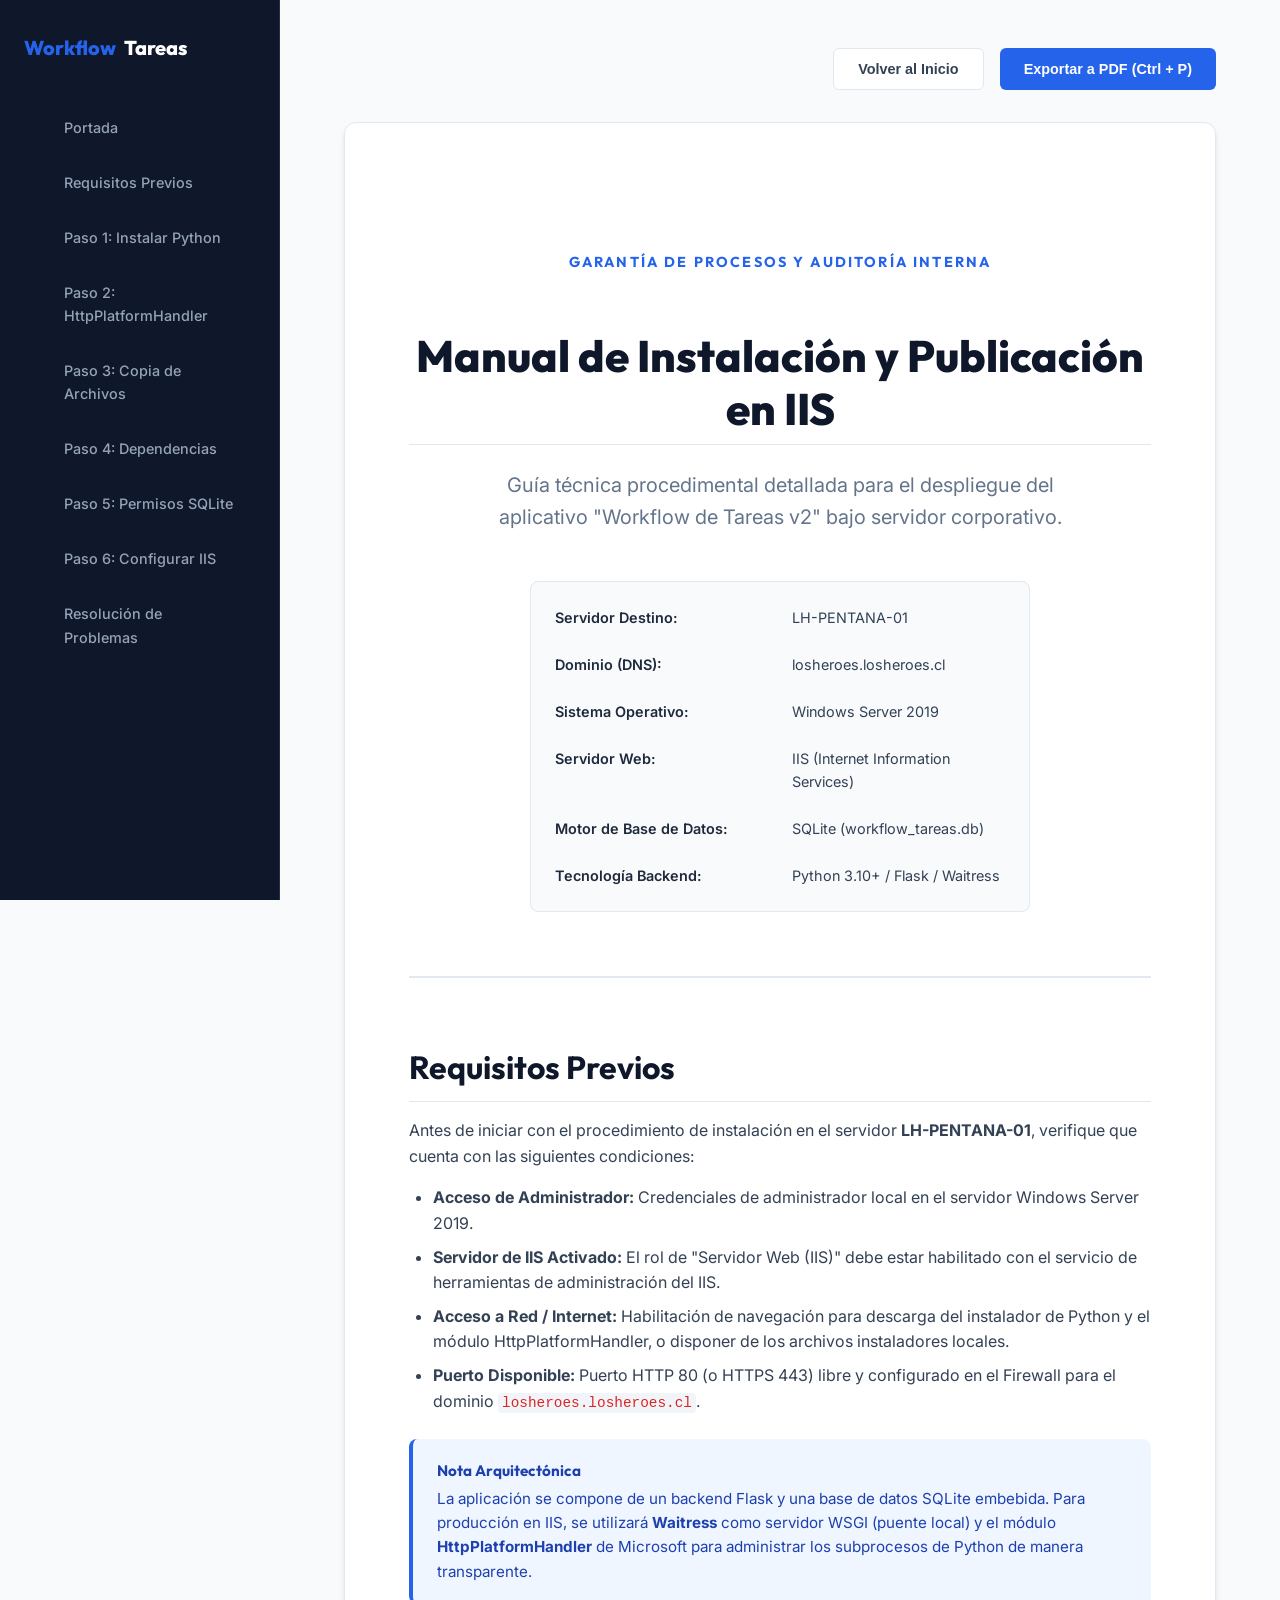
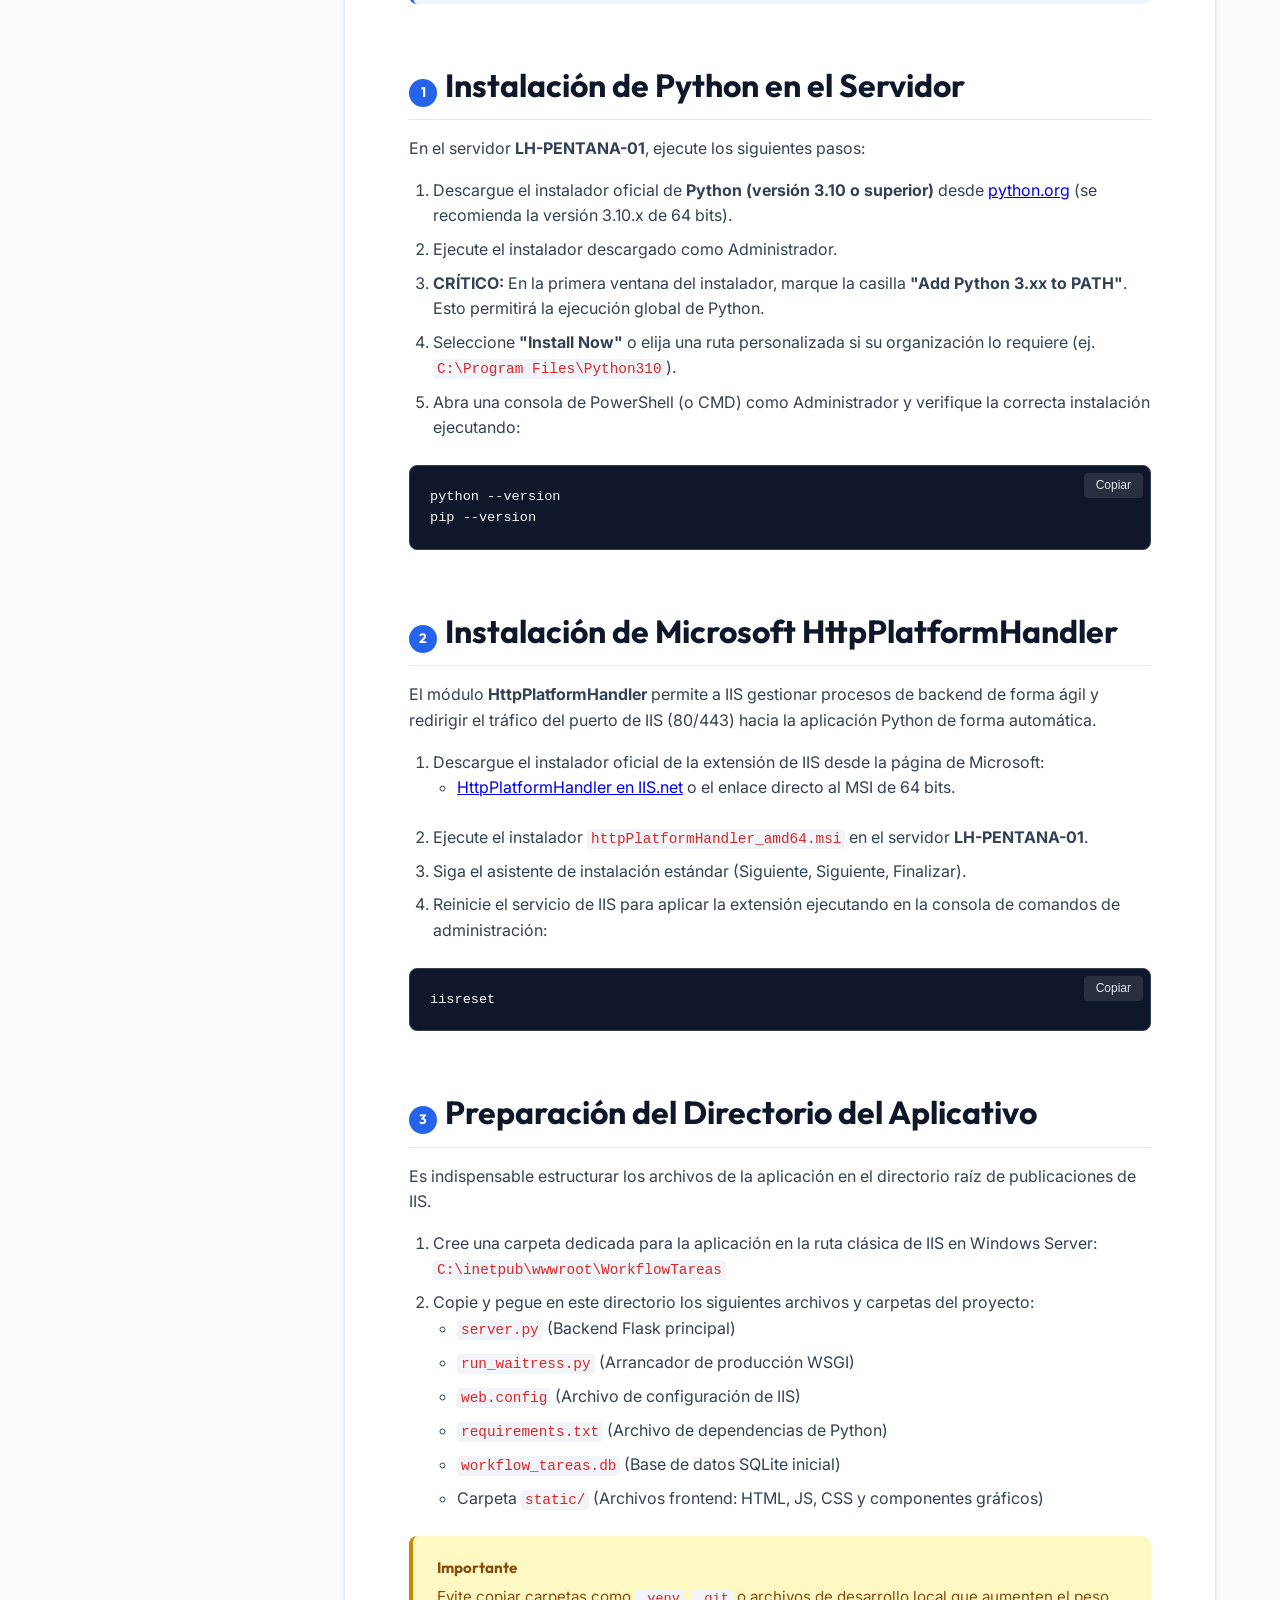
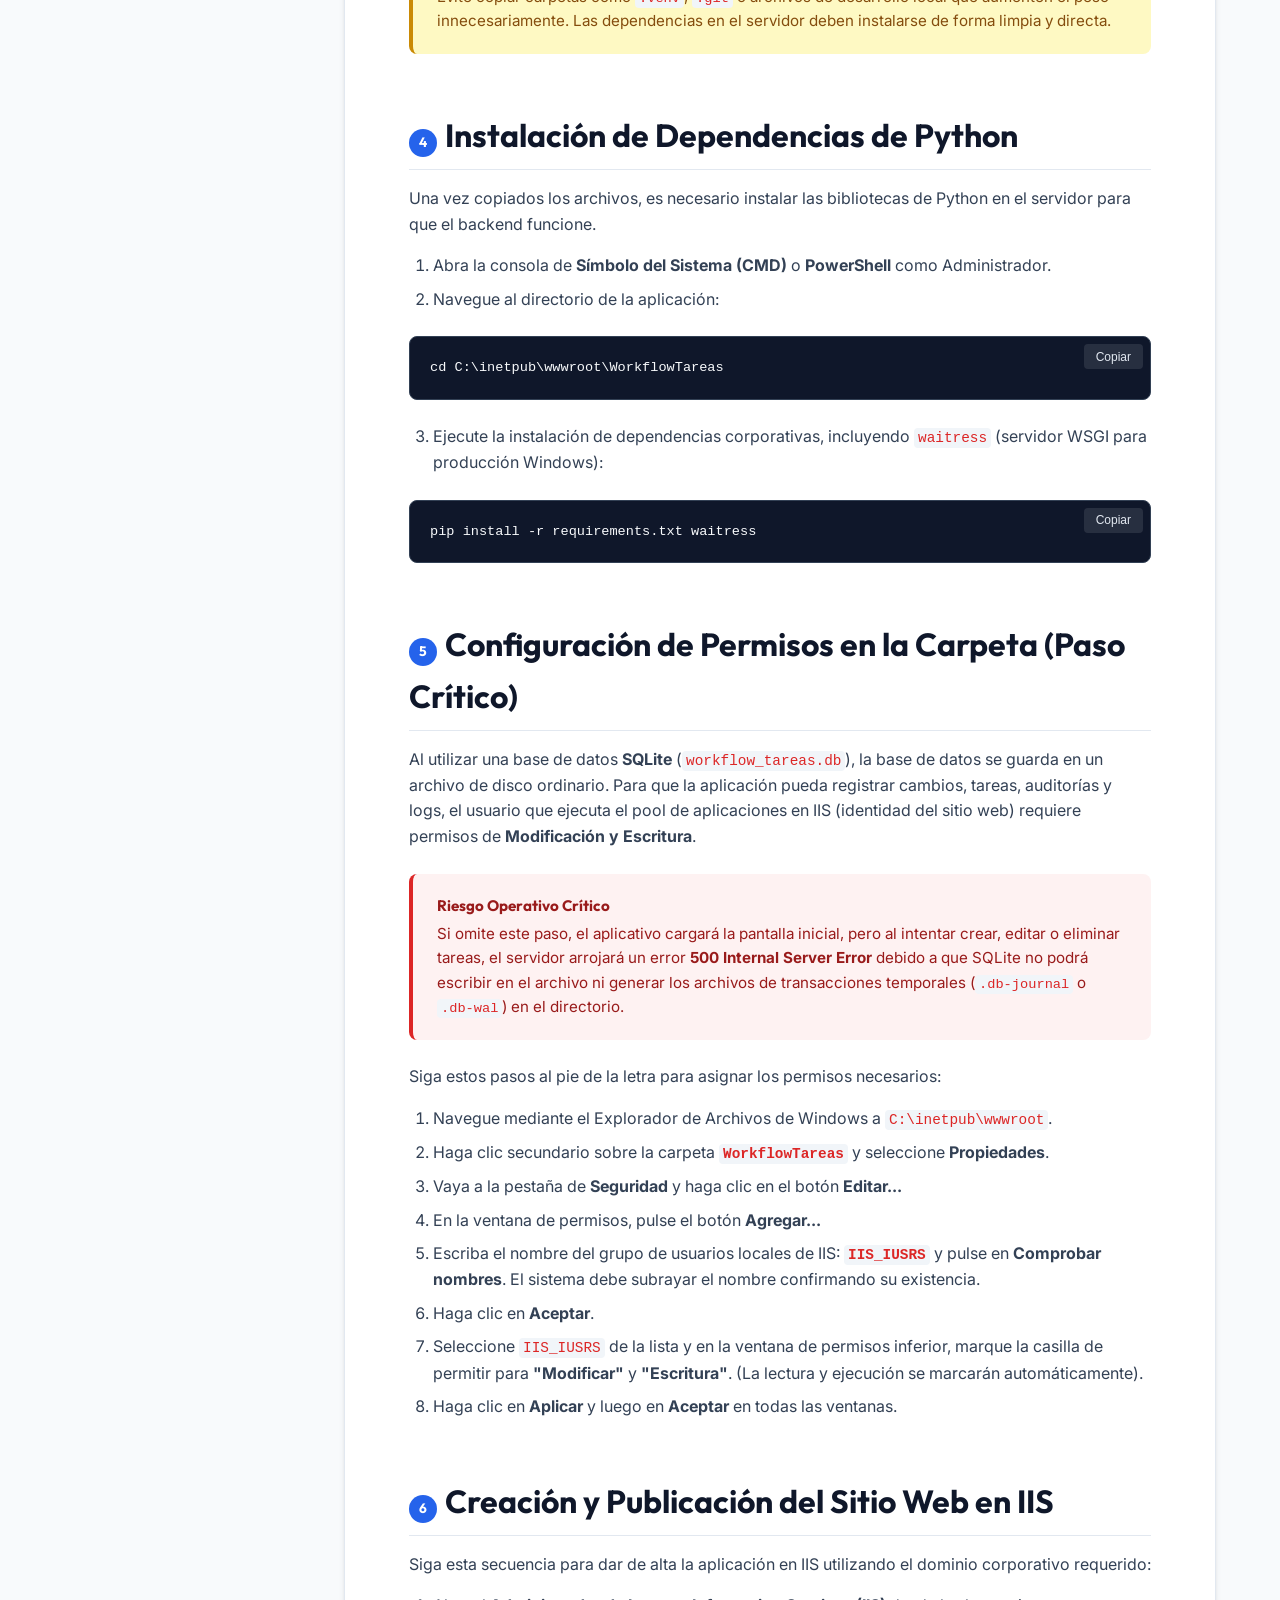
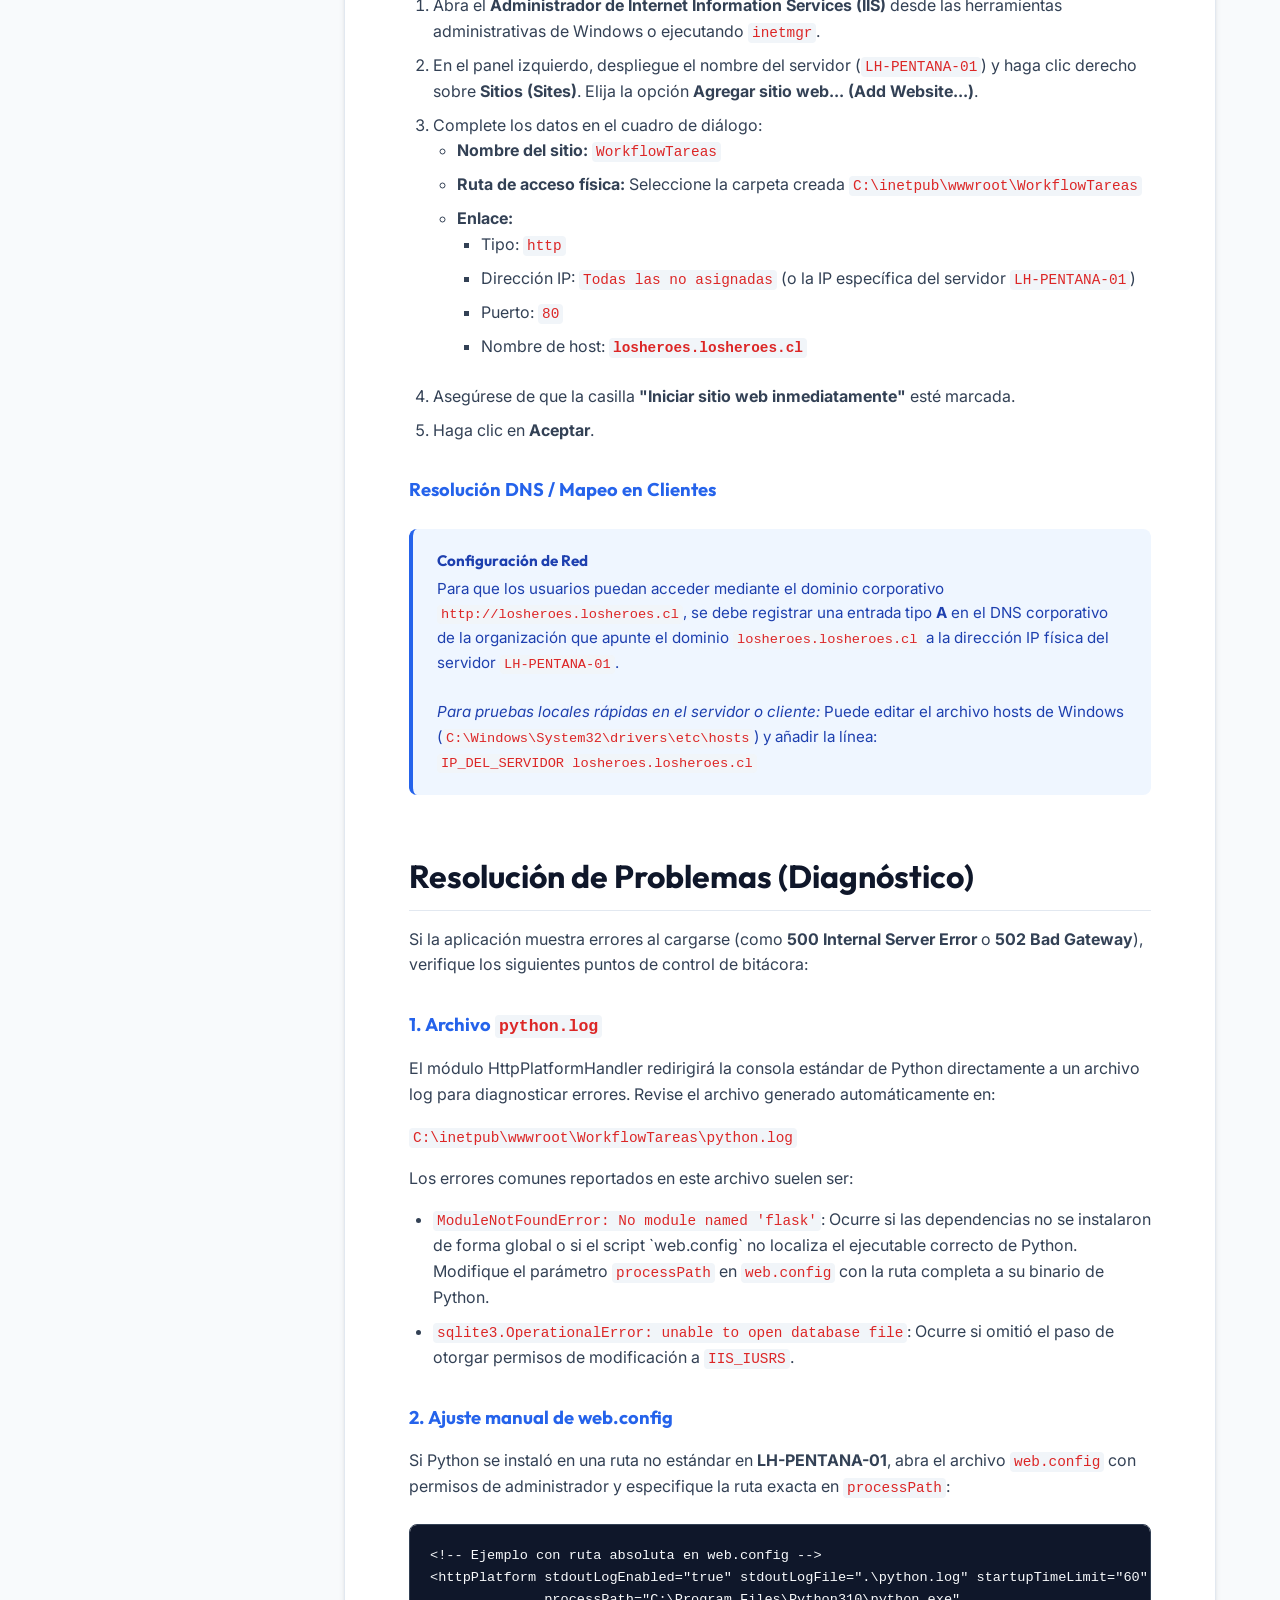
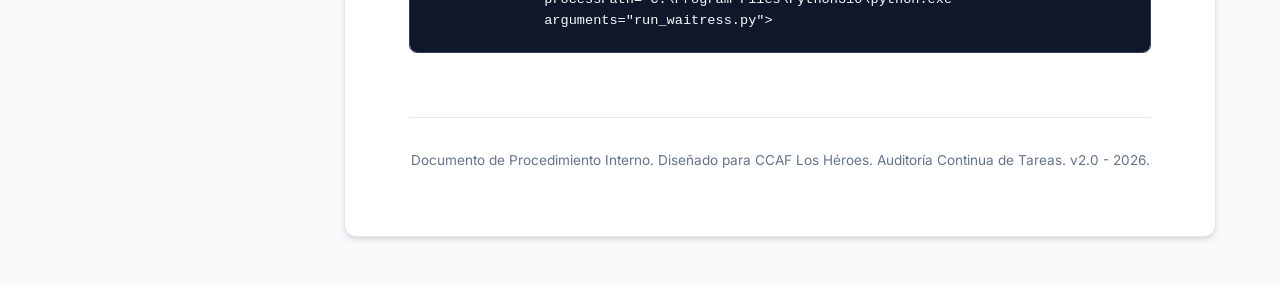
<file: manual_instalacion.html>
<!DOCTYPE html>
<html lang="es">
<head>
    <meta charset="UTF-8">
    <meta name="viewport" content="width=device-width, initial-scale=1.0">
    <title>Manual de Procedimiento - Instalación y Publicación en IIS</title>
    <link rel="preconnect" href="https://fonts.googleapis.com">
    <link rel="preconnect" href="https://fonts.gstatic.com" crossorigin>
    <link href="https://fonts.googleapis.com/css2?family=Inter:wght@300;400;500;600;700&family=Outfit:wght@400;500;600;700;800&display=swap" rel="stylesheet">
    <style>
        :root {
            --primary: #0f172a;
            --primary-light: #1e293b;
            --accent: #2563eb;
            --accent-hover: #1d4ed8;
            --success: #16a34a;
            --warning: #ca8a04;
            --danger: #dc2626;
            --background: #f8fafc;
            --surface: #ffffff;
            --text: #334155;
            --text-light: #64748b;
            --border: #e2e8f0;
            --shadow: 0 4px 6px -1px rgb(0 0 0 / 0.1), 0 2px 4px -2px rgb(0 0 0 / 0.1);
        }

        * {
            box-sizing: border-box;
            margin: 0;
            padding: 0;
        }

        body {
            font-family: 'Inter', sans-serif;
            background-color: var(--background);
            color: var(--text);
            line-height: 1.6;
            display: flex;
            min-height: 100vh;
        }

        /* Sidebar Navigation for screen view */
        .sidebar {
            width: 280px;
            background-color: var(--primary);
            color: white;
            padding: 2rem 1.5rem;
            position: fixed;
            top: 0;
            bottom: 0;
            left: 0;
            overflow-y: auto;
            z-index: 10;
            border-right: 1px solid rgba(255, 255, 255, 0.1);
        }

        .sidebar-brand {
            font-family: 'Outfit', sans-serif;
            font-size: 1.25rem;
            font-weight: 800;
            margin-bottom: 2.5rem;
            display: flex;
            align-items: center;
            gap: 0.5rem;
            color: #fff;
        }

        .sidebar-brand span {
            color: var(--accent);
        }

        .sidebar-menu {
            list-style: none;
        }

        .sidebar-item {
            margin-bottom: 0.5rem;
        }

        .sidebar-link {
            color: #94a3b8;
            text-decoration: none;
            font-size: 0.9rem;
            font-weight: 500;
            display: block;
            padding: 0.75rem 1rem;
            border-radius: 0.375rem;
            transition: all 0.2s;
        }

        .sidebar-link:hover, .sidebar-link.active {
            color: white;
            background-color: var(--primary-light);
        }

        .sidebar-link.active {
            border-left: 4px solid var(--accent);
        }

        /* Main Content Container */
        .main-content {
            margin-left: 280px;
            flex-grow: 1;
            padding: 3rem 4rem;
            max-width: 1000px;
        }

        /* Header controls */
        .controls {
            display: flex;
            justify-content: flex-end;
            margin-bottom: 2rem;
            gap: 1rem;
        }

        .btn {
            display: inline-flex;
            align-items: center;
            gap: 0.5rem;
            padding: 0.75rem 1.5rem;
            border-radius: 0.375rem;
            font-weight: 600;
            font-size: 0.9rem;
            cursor: pointer;
            border: none;
            transition: all 0.2s;
        }

        .btn-primary {
            background-color: var(--accent);
            color: white;
        }

        .btn-primary:hover {
            background-color: var(--accent-hover);
        }

        .btn-secondary {
            background-color: var(--surface);
            color: var(--text);
            border: 1px solid var(--border);
        }

        .btn-secondary:hover {
            background-color: var(--background);
        }

        /* Document Styling */
        .doc-card {
            background-color: var(--surface);
            border-radius: 0.75rem;
            padding: 4rem;
            box-shadow: var(--shadow);
            border: 1px solid var(--border);
        }

        /* Portada (Cover Page) */
        .cover {
            text-align: center;
            padding: 4rem 0;
            border-bottom: 2px solid var(--border);
            margin-bottom: 4rem;
        }

        .cover-org {
            font-family: 'Outfit', sans-serif;
            text-transform: uppercase;
            letter-spacing: 0.15em;
            color: var(--accent);
            font-weight: 700;
            font-size: 0.9rem;
            margin-bottom: 1.5rem;
        }

        .cover-title {
            font-family: 'Outfit', sans-serif;
            font-size: 2.75rem;
            color: var(--primary);
            font-weight: 800;
            line-height: 1.2;
            margin-bottom: 1.5rem;
        }

        .cover-subtitle {
            font-size: 1.25rem;
            color: var(--text-light);
            max-width: 600px;
            margin: 0 auto 3rem auto;
        }

        .cover-meta {
            display: grid;
            grid-template-columns: repeat(2, 1fr);
            gap: 1.5rem;
            max-width: 500px;
            margin: 0 auto;
            text-align: left;
            background-color: var(--background);
            padding: 1.5rem;
            border-radius: 0.5rem;
            border: 1px solid var(--border);
            font-size: 0.9rem;
        }

        .meta-label {
            font-weight: 600;
            color: var(--primary-light);
        }

        .meta-value {
            color: var(--text);
        }

        /* Section Headings */
        h1, h2, h3, h4 {
            font-family: 'Outfit', sans-serif;
            color: var(--primary);
            margin-top: 2rem;
            margin-bottom: 1rem;
        }

        h1 {
            font-size: 2rem;
            border-bottom: 1px solid var(--border);
            padding-bottom: 0.5rem;
            margin-top: 3.5rem;
        }

        h2 {
            font-size: 1.4rem;
            margin-top: 2rem;
        }

        h3 {
            font-size: 1.15rem;
            color: var(--accent);
        }

        p {
            margin-bottom: 1rem;
            color: var(--text);
        }

        ul, ol {
            margin-bottom: 1.5rem;
            padding-left: 1.5rem;
        }

        li {
            margin-bottom: 0.5rem;
        }

        /* Alerts */
        .alert {
            padding: 1.25rem 1.5rem;
            border-radius: 0.5rem;
            margin: 1.5rem 0;
            border-left: 4px solid;
            display: flex;
            gap: 1rem;
            font-size: 0.95rem;
        }

        .alert-info {
            background-color: #eff6ff;
            border-left-color: var(--accent);
            color: #1e40af;
        }

        .alert-warning {
            background-color: #fef9c3;
            border-left-color: var(--warning);
            color: #854d0e;
        }

        .alert-danger {
            background-color: #fef2f2;
            border-left-color: var(--danger);
            color: #991b1b;
        }

        .alert-title {
            font-weight: 700;
            margin-bottom: 0.25rem;
            font-family: 'Outfit', sans-serif;
        }

        /* Code blocks */
        .code-block-container {
            position: relative;
            margin: 1.5rem 0;
        }

        pre {
            background-color: #0f172a;
            color: #f8fafc;
            padding: 1.25rem;
            border-radius: 0.5rem;
            overflow-x: auto;
            font-family: 'Courier New', Courier, monospace;
            font-size: 0.85rem;
            border: 1px solid #334155;
        }

        code {
            font-family: 'Courier New', Courier, monospace;
            background-color: #f1f5f9;
            color: var(--danger);
            padding: 0.125rem 0.25rem;
            border-radius: 0.25rem;
            font-size: 0.9em;
        }

        pre code {
            background-color: transparent;
            color: inherit;
            padding: 0;
            font-size: inherit;
        }

        .copy-btn {
            position: absolute;
            top: 0.5rem;
            right: 0.5rem;
            background-color: rgba(255, 255, 255, 0.1);
            color: #e2e8f0;
            border: none;
            padding: 0.35rem 0.75rem;
            border-radius: 0.25rem;
            font-size: 0.75rem;
            cursor: pointer;
            transition: all 0.2s;
        }

        .copy-btn:hover {
            background-color: rgba(255, 255, 255, 0.2);
            color: white;
        }

        /* Steps navigation styling */
        .step-num {
            display: inline-flex;
            align-items: center;
            justify-content: center;
            width: 28px;
            height: 28px;
            background-color: var(--accent);
            color: white;
            border-radius: 50%;
            font-size: 0.85rem;
            font-weight: 700;
            margin-right: 0.5rem;
            font-family: 'Outfit', sans-serif;
        }

        /* Footer */
        .doc-footer {
            margin-top: 4rem;
            border-top: 1px solid var(--border);
            padding-top: 2rem;
            text-align: center;
            font-size: 0.85rem;
            color: var(--text-light);
        }

        /* PRINT STYLING - VERY IMPORTANT FOR PERFECT PDF */
        @media print {
            body {
                background-color: white;
                color: black;
            }

            .sidebar, .controls, .copy-btn {
                display: none !important;
            }

            .main-content {
                margin-left: 0 !important;
                padding: 0 !important;
                max-width: 100% !important;
            }

            .doc-card {
                border: none !important;
                box-shadow: none !important;
                padding: 0 !important;
                background: white !important;
            }

            .cover {
                height: 100vh;
                display: flex;
                flex-direction: column;
                justify-content: center;
                align-items: center;
                border-bottom: none !important;
                margin-bottom: 0 !important;
                page-break-after: always;
            }

            .cover-title {
                font-size: 3.5rem;
            }

            h1 {
                page-break-before: always;
                margin-top: 0 !important;
                padding-top: 1.5cm;
            }

            pre {
                background-color: #f8fafc !important;
                color: #0f172a !important;
                border: 1px solid #cbd5e1 !important;
                white-space: pre-wrap;
                word-wrap: break-word;
            }

            code {
                color: #000 !important;
            }

            .alert {
                border: 1px solid #cbd5e1 !important;
                background-color: #f8fafc !important;
                color: black !important;
                page-break-inside: avoid;
            }

            .alert-danger {
                border-left: 5px solid var(--danger) !important;
            }

            .alert-warning {
                border-left: 5px solid var(--warning) !important;
            }

            .alert-info {
                border-left: 5px solid var(--accent) !important;
            }
        }
    </style>
</head>
<body>

    <!-- Sidebar Navigation -->
    <aside class="sidebar">
        <div class="sidebar-brand">
            <span>Workflow</span> Tareas
        </div>
        <ul class="sidebar-menu">
            <li class="sidebar-item"><a href="#cover" class="sidebar-link active">Portada</a></li>
            <li class="sidebar-item"><a href="#requisitos" class="sidebar-link">Requisitos Previos</a></li>
            <li class="sidebar-item"><a href="#paso1" class="sidebar-link">Paso 1: Instalar Python</a></li>
            <li class="sidebar-item"><a href="#paso2" class="sidebar-link">Paso 2: HttpPlatformHandler</a></li>
            <li class="sidebar-item"><a href="#paso3" class="sidebar-link">Paso 3: Copia de Archivos</a></li>
            <li class="sidebar-item"><a href="#paso4" class="sidebar-link">Paso 4: Dependencias</a></li>
            <li class="sidebar-item"><a href="#paso5" class="sidebar-link">Paso 5: Permisos SQLite</a></li>
            <li class="sidebar-item"><a href="#paso6" class="sidebar-link">Paso 6: Configurar IIS</a></li>
            <li class="sidebar-item"><a href="#diagnostico" class="sidebar-link">Resolución de Problemas</a></li>
        </ul>
    </aside>

    <!-- Main Content Area -->
    <main class="main-content">
        <div class="controls no-print">
            <button class="btn btn-secondary" onclick="window.scrollTo({top: 0, behavior: 'smooth'})">Volver al Inicio</button>
            <button class="btn btn-primary" onclick="window.print()">Exportar a PDF (Ctrl + P)</button>
        </div>

        <div class="doc-card">
            <!-- Portada Section -->
            <div id="cover" class="cover">
                <div class="cover-org">Garantía de Procesos y Auditoría Interna</div>
                <h1 class="cover-title">Manual de Instalación y Publicación en IIS</h1>
                <p class="cover-subtitle">Guía técnica procedimental detallada para el despliegue del aplicativo "Workflow de Tareas v2" bajo servidor corporativo.</p>
                
                <div class="cover-meta">
                    <div class="meta-label">Servidor Destino:</div>
                    <div class="meta-value">LH-PENTANA-01</div>
                    
                    <div class="meta-label">Dominio (DNS):</div>
                    <div class="meta-value">losheroes.losheroes.cl</div>
                    
                    <div class="meta-label">Sistema Operativo:</div>
                    <div class="meta-value">Windows Server 2019</div>
                    
                    <div class="meta-label">Servidor Web:</div>
                    <div class="meta-value">IIS (Internet Information Services)</div>
                    
                    <div class="meta-label">Motor de Base de Datos:</div>
                    <div class="meta-value">SQLite (workflow_tareas.db)</div>
                    
                    <div class="meta-label">Tecnología Backend:</div>
                    <div class="meta-value">Python 3.10+ / Flask / Waitress</div>
                </div>
            </div>

            <!-- Requisitos Previos -->
            <section id="requisitos">
                <h1>Requisitos Previos</h1>
                <p>Antes de iniciar con el procedimiento de instalación en el servidor <strong>LH-PENTANA-01</strong>, verifique que cuenta con las siguientes condiciones:</p>
                <ul>
                    <li><strong>Acceso de Administrador:</strong> Credenciales de administrador local en el servidor Windows Server 2019.</li>
                    <li><strong>Servidor de IIS Activado:</strong> El rol de "Servidor Web (IIS)" debe estar habilitado con el servicio de herramientas de administración del IIS.</li>
                    <li><strong>Acceso a Red / Internet:</strong> Habilitación de navegación para descarga del instalador de Python y el módulo HttpPlatformHandler, o disponer de los archivos instaladores locales.</li>
                    <li><strong>Puerto Disponible:</strong> Puerto HTTP 80 (o HTTPS 443) libre y configurado en el Firewall para el dominio <code>losheroes.losheroes.cl</code>.</li>
                </ul>

                <div class="alert alert-info">
                    <div>
                        <div class="alert-title">Nota Arquitectónica</div>
                        La aplicación se compone de un backend Flask y una base de datos SQLite embebida. Para producción en IIS, se utilizará <strong>Waitress</strong> como servidor WSGI (puente local) y el módulo <strong>HttpPlatformHandler</strong> de Microsoft para administrar los subprocesos de Python de manera transparente.
                    </div>
                </div>
            </section>

            <!-- Paso 1: Instalar Python -->
            <section id="paso1">
                <h1><span class="step-num">1</span>Instalación de Python en el Servidor</h1>
                <p>En el servidor <strong>LH-PENTANA-01</strong>, ejecute los siguientes pasos:</p>
                <ol>
                    <li>Descargue el instalador oficial de <strong>Python (versión 3.10 o superior)</strong> desde <a href="https://www.python.org/downloads/windows/" target="_blank">python.org</a> (se recomienda la versión 3.10.x de 64 bits).</li>
                    <li>Ejecute el instalador descargado como Administrador.</li>
                    <li><strong>CRÍTICO:</strong> En la primera ventana del instalador, marque la casilla <strong>"Add Python 3.xx to PATH"</strong>. Esto permitirá la ejecución global de Python.</li>
                    <li>Seleccione <strong>"Install Now"</strong> o elija una ruta personalizada si su organización lo requiere (ej. <code>C:\Program Files\Python310</code>).</li>
                    <li>Abra una consola de PowerShell (o CMD) como Administrador y verifique la correcta instalación ejecutando:</li>
                </ol>
                
                <div class="code-block-container">
                    <button class="copy-btn" onclick="copyCode(this)">Copiar</button>
                    <pre><code>python --version
pip --version</code></pre>
                </div>
            </section>

            <!-- Paso 2: HttpPlatformHandler -->
            <section id="paso2">
                <h1><span class="step-num">2</span>Instalación de Microsoft HttpPlatformHandler</h1>
                <p>El módulo <strong>HttpPlatformHandler</strong> permite a IIS gestionar procesos de backend de forma ágil y redirigir el tráfico del puerto de IIS (80/443) hacia la aplicación Python de forma automática.</p>
                <ol>
                    <li>Descargue el instalador oficial de la extensión de IIS desde la página de Microsoft:
                        <ul>
                            <li><a href="https://www.iis.net/downloads/microsoft/httpplatformhandler" target="_blank">HttpPlatformHandler en IIS.net</a> o el enlace directo al MSI de 64 bits.</li>
                        </ul>
                    </li>
                    <li>Ejecute el instalador <code>httpPlatformHandler_amd64.msi</code> en el servidor <strong>LH-PENTANA-01</strong>.</li>
                    <li>Siga el asistente de instalación estándar (Siguiente, Siguiente, Finalizar).</li>
                    <li>Reinicie el servicio de IIS para aplicar la extensión ejecutando en la consola de comandos de administración:</li>
                </ol>

                <div class="code-block-container">
                    <button class="copy-btn" onclick="copyCode(this)">Copiar</button>
                    <pre><code>iisreset</code></pre>
                </div>
            </section>

            <!-- Paso 3: Copia de Archivos -->
            <section id="paso3">
                <h1><span class="step-num">3</span>Preparación del Directorio del Aplicativo</h1>
                <p>Es indispensable estructurar los archivos de la aplicación en el directorio raíz de publicaciones de IIS.</p>
                <ol>
                    <li>Cree una carpeta dedicada para la aplicación en la ruta clásica de IIS en Windows Server:
                        <br><code>C:\inetpub\wwwroot\WorkflowTareas</code>
                    </li>
                    <li>Copie y pegue en este directorio los siguientes archivos y carpetas del proyecto:
                        <ul>
                            <li><code>server.py</code> (Backend Flask principal)</li>
                            <li><code>run_waitress.py</code> (Arrancador de producción WSGI)</li>
                            <li><code>web.config</code> (Archivo de configuración de IIS)</li>
                            <li><code>requirements.txt</code> (Archivo de dependencias de Python)</li>
                            <li><code>workflow_tareas.db</code> (Base de datos SQLite inicial)</li>
                            <li>Carpeta <code>static/</code> (Archivos frontend: HTML, JS, CSS y componentes gráficos)</li>
                        </ul>
                    </li>
                </ol>

                <div class="alert alert-warning">
                    <div>
                        <div class="alert-title">Importante</div>
                        Evite copiar carpetas como <code>.venv</code>, <code>.git</code> o archivos de desarrollo local que aumenten el peso innecesariamente. Las dependencias en el servidor deben instalarse de forma limpia y directa.
                    </div>
                </div>
            </section>

            <!-- Paso 4: Dependencias -->
            <section id="paso4">
                <h1><span class="step-num">4</span>Instalación de Dependencias de Python</h1>
                <p>Una vez copiados los archivos, es necesario instalar las bibliotecas de Python en el servidor para que el backend funcione.</p>
                <ol>
                    <li>Abra la consola de <strong>Símbolo del Sistema (CMD)</strong> o <strong>PowerShell</strong> como Administrador.</li>
                    <li>Navegue al directorio de la aplicación:</li>
                </ol>

                <div class="code-block-container">
                    <button class="copy-btn" onclick="copyCode(this)">Copiar</button>
                    <pre><code>cd C:\inetpub\wwwroot\WorkflowTareas</code></pre>
                </div>

                <ol start="3">
                    <li>Ejecute la instalación de dependencias corporativas, incluyendo <code>waitress</code> (servidor WSGI para producción Windows):</li>
                </ol>

                <div class="code-block-container">
                    <button class="copy-btn" onclick="copyCode(this)">Copiar</button>
                    <pre><code>pip install -r requirements.txt waitress</code></pre>
                </div>
            </section>

            <!-- Paso 5: Permisos SQLite -->
            <section id="paso5">
                <h1><span class="step-num">5</span>Configuración de Permisos en la Carpeta (Paso Crítico)</h1>
                <p>Al utilizar una base de datos <strong>SQLite</strong> (<code>workflow_tareas.db</code>), la base de datos se guarda en un archivo de disco ordinario. Para que la aplicación pueda registrar cambios, tareas, auditorías y logs, el usuario que ejecuta el pool de aplicaciones en IIS (identidad del sitio web) requiere permisos de <strong>Modificación y Escritura</strong>.</p>
                
                <div class="alert alert-danger">
                    <div>
                        <div class="alert-title">Riesgo Operativo Crítico</div>
                        Si omite este paso, el aplicativo cargará la pantalla inicial, pero al intentar crear, editar o eliminar tareas, el servidor arrojará un error <strong>500 Internal Server Error</strong> debido a que SQLite no podrá escribir en el archivo ni generar los archivos de transacciones temporales (<code>.db-journal</code> o <code>.db-wal</code>) en el directorio.
                    </div>
                </div>

                <p>Siga estos pasos al pie de la letra para asignar los permisos necesarios:</p>
                <ol>
                    <li>Navegue mediante el Explorador de Archivos de Windows a <code>C:\inetpub\wwwroot</code>.</li>
                    <li>Haga clic secundario sobre la carpeta <strong><code>WorkflowTareas</code></strong> y seleccione <strong>Propiedades</strong>.</li>
                    <li>Vaya a la pestaña de <strong>Seguridad</strong> y haga clic en el botón <strong>Editar...</strong></li>
                    <li>En la ventana de permisos, pulse el botón <strong>Agregar...</strong></li>
                    <li>Escriba el nombre del grupo de usuarios locales de IIS: <strong><code>IIS_IUSRS</code></strong> y pulse en <strong>Comprobar nombres</strong>. El sistema debe subrayar el nombre confirmando su existencia.</li>
                    <li>Haga clic en <strong>Aceptar</strong>.</li>
                    <li>Seleccione <code>IIS_IUSRS</code> de la lista y en la ventana de permisos inferior, marque la casilla de permitir para <strong>"Modificar"</strong> y <strong>"Escritura"</strong>. (La lectura y ejecución se marcarán automáticamente).</li>
                    <li>Haga clic en <strong>Aplicar</strong> y luego en <strong>Aceptar</strong> en todas las ventanas.</li>
                </ol>
            </section>

            <!-- Paso 6: Configurar IIS -->
            <section id="paso6">
                <h1><span class="step-num">6</span>Creación y Publicación del Sitio Web en IIS</h1>
                <p>Siga esta secuencia para dar de alta la aplicación en IIS utilizando el dominio corporativo requerido:</p>
                
                <ol>
                    <li>Abra el <strong>Administrador de Internet Information Services (IIS)</strong> desde las herramientas administrativas de Windows o ejecutando <code>inetmgr</code>.</li>
                    <li>En el panel izquierdo, despliegue el nombre del servidor (<code>LH-PENTANA-01</code>) y haga clic derecho sobre <strong>Sitios (Sites)</strong>. Elija la opción <strong>Agregar sitio web... (Add Website...)</strong>.</li>
                    <li>Complete los datos en el cuadro de diálogo:
                        <ul>
                            <li><strong>Nombre del sitio:</strong> <code>WorkflowTareas</code></li>
                            <li><strong>Ruta de acceso física:</strong> Seleccione la carpeta creada <code>C:\inetpub\wwwroot\WorkflowTareas</code></li>
                            <li><strong>Enlace:</strong>
                                <ul>
                                    <li>Tipo: <code>http</code></li>
                                    <li>Dirección IP: <code>Todas las no asignadas</code> (o la IP específica del servidor <code>LH-PENTANA-01</code>)</li>
                                    <li>Puerto: <code>80</code></li>
                                    <li>Nombre de host: <strong><code>losheroes.losheroes.cl</code></strong></li>
                                </ul>
                            </li>
                        </ul>
                    </li>
                    <li>Asegúrese de que la casilla <strong>"Iniciar sitio web inmediatamente"</strong> esté marcada.</li>
                    <li>Haga clic en <strong>Aceptar</strong>.</li>
                </ol>

                <h3>Resolución DNS / Mapeo en Clientes</h3>
                <div class="alert alert-info">
                    <div>
                        <div class="alert-title">Configuración de Red</div>
                        Para que los usuarios puedan acceder mediante el dominio corporativo <code>http://losheroes.losheroes.cl</code>, se debe registrar una entrada tipo <strong>A</strong> en el DNS corporativo de la organización que apunte el dominio <code>losheroes.losheroes.cl</code> a la dirección IP física del servidor <code>LH-PENTANA-01</code>.
                        <br><br>
                        <em>Para pruebas locales rápidas en el servidor o cliente:</em> Puede editar el archivo hosts de Windows (<code>C:\Windows\System32\drivers\etc\hosts</code>) y añadir la línea:
                        <br><code>IP_DEL_SERVIDOR losheroes.losheroes.cl</code>
                    </div>
                </div>
            </section>

            <!-- Resolución de Problemas -->
            <section id="diagnostico">
                <h1>Resolución de Problemas (Diagnóstico)</h1>
                <p>Si la aplicación muestra errores al cargarse (como <strong>500 Internal Server Error</strong> o <strong>502 Bad Gateway</strong>), verifique los siguientes puntos de control de bitácora:</p>
                
                <h3>1. Archivo <code>python.log</code></h3>
                <p>El módulo HttpPlatformHandler redirigirá la consola estándar de Python directamente a un archivo log para diagnosticar errores. Revise el archivo generado automáticamente en:</p>
                <p><code>C:\inetpub\wwwroot\WorkflowTareas\python.log</code></p>
                <p>Los errores comunes reportados en este archivo suelen ser:</p>
                <ul>
                    <li><code>ModuleNotFoundError: No module named 'flask'</code>: Ocurre si las dependencias no se instalaron de forma global o si el script `web.config` no localiza el ejecutable correcto de Python. Modifique el parámetro <code>processPath</code> en <code>web.config</code> con la ruta completa a su binario de Python.</li>
                    <li><code>sqlite3.OperationalError: unable to open database file</code>: Ocurre si omitió el paso de otorgar permisos de modificación a <code>IIS_IUSRS</code>.</li>
                </ul>

                <h3>2. Ajuste manual de web.config</h3>
                <p>Si Python se instaló en una ruta no estándar en <strong>LH-PENTANA-01</strong>, abra el archivo <code>web.config</code> con permisos de administrador y especifique la ruta exacta en <code>processPath</code>:</p>
                
                <div class="code-block-container">
                    <pre><code>&lt;!-- Ejemplo con ruta absoluta en web.config --&gt;
&lt;httpPlatform stdoutLogEnabled="true" stdoutLogFile=".\python.log" startupTimeLimit="60" 
              processPath="C:\Program Files\Python310\python.exe" 
              arguments="run_waitress.py"&gt;</code></pre>
                </div>
            </section>

            <!-- Footer -->
            <div class="doc-footer">
                Documento de Procedimiento Interno. Diseñado para CCAF Los Héroes. Auditoría Continua de Tareas. v2.0 - 2026.
            </div>
        </div>
    </main>

    <script>
        // Copy to clipboard helper
        function copyCode(button) {
            const container = button.parentElement;
            const code = container.querySelector('code').innerText;
            navigator.clipboard.writeText(code).then(() => {
                button.innerText = '¡Copiado!';
                setTimeout(() => {
                    button.innerText = 'Copiar';
                }, 2000);
            }).catch(err => {
                console.error('Error al copiar: ', err);
            });
        }

        // Active link dynamic styling on scroll
        const sections = document.querySelectorAll('section, .cover');
        const navLinks = document.querySelectorAll('.sidebar-link');

        window.addEventListener('scroll', () => {
            let current = '';
            sections.forEach(section => {
                const sectionTop = section.offsetTop;
                const sectionHeight = section.clientHeight;
                if (pageYOffset >= sectionTop - 150) {
                    current = section.getAttribute('id');
                }
            });

            navLinks.forEach(link => {
                link.classList.remove('active');
                if (link.getAttribute('href') === `#${current}`) {
                    link.classList.add('active');
                }
            });
        });
    </script>
</body>
</html>
</file>
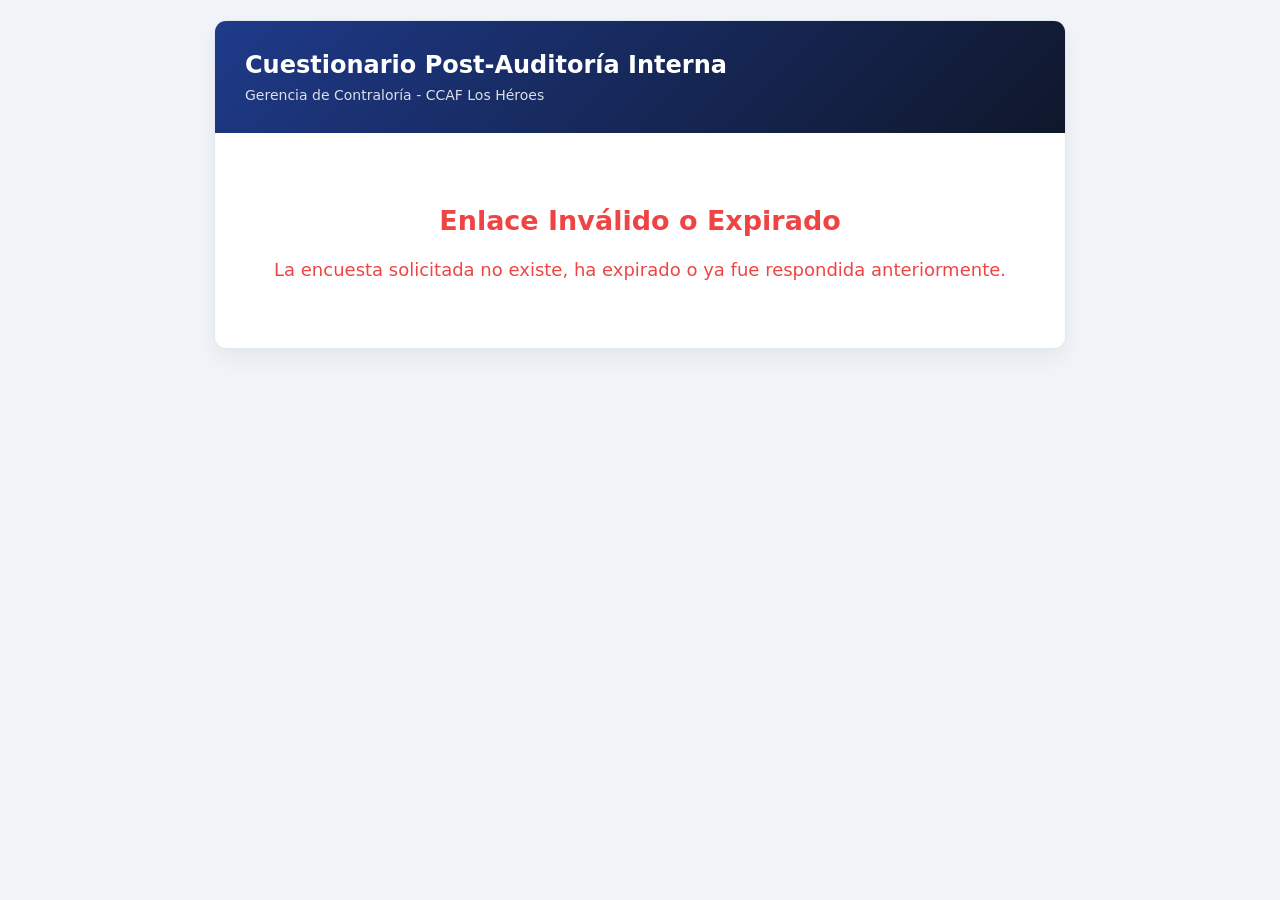
<file: static/survey_fill.html>
<!DOCTYPE html>
<html lang="es">
<head>
    <meta charset="UTF-8">
    <meta name="viewport" content="width=device-width, initial-scale=1.0">
    <title>Encuesta de Satisfacción Post-Auditoría - Contraloría Interna</title>
    <style>
        :root {
            --primary: #1e3a8a; --primary-hover: #1d4ed8;
            --bg-light: #f8fafc; --border: #cbd5e1;
            --score-5: #16a34a; --score-4: #22c55e; --score-3: #eab308;
            --score-2: #f97316; --score-1: #ef4444;
        }
        body {
            font-family: 'Segoe UI', system-ui, -apple-system, sans-serif;
            background-color: #f1f5f9; margin: 0; padding: 20px; color: #1e293b;
        }
        .container {
            max-width: 850px; margin: 0 auto; background: #ffffff;
            border-radius: 12px; box-shadow: 0 10px 25px rgba(0,0,0,0.06);
            overflow: hidden; border: 1px solid #e2e8f0;
        }
        .header { background: linear-gradient(135deg, #1e3a8a 0%, #0f172a 100%); color: #ffffff; padding: 30px; }
        .header h1 { margin: 0 0 8px 0; font-size: 24px; font-weight: 700; }
        .header p { margin: 0; opacity: 0.85; font-size: 14px; }
        .meta-bar { background: #f8fafc; border-bottom: 1px solid #e2e8f0; padding: 15px 30px; display: grid; grid-template-columns: repeat(auto-fit, minmax(200px, 1fr)); gap: 12px; font-size: 13px; }
        .meta-item strong { color: #64748b; display: block; font-size: 11px; text-transform: uppercase; letter-spacing: 0.5px; }
        .meta-item span { color: #0f172a; font-weight: 600; font-size: 14px; }
        .content { padding: 30px; }
        .instructions { background-color: #eff6ff; border-left: 4px solid #3b82f6; padding: 14px 18px; border-radius: 4px; font-size: 13px; color: #1e40af; margin-bottom: 30px; line-height: 1.5; }
        .question-card { background: #ffffff; border: 1px solid #e2e8f0; border-radius: 8px; padding: 20px; margin-bottom: 20px; transition: border-color 0.2s; }
        .question-card:hover { border-color: #cbd5e1; }
        .question-title { font-size: 15px; font-weight: 600; color: #0f172a; margin-bottom: 15px; display: flex; gap: 10px; }
        .question-num { background: #e2e8f0; color: #475569; width: 24px; height: 24px; border-radius: 50%; display: flex; align-items: center; justify-content: center; font-size: 12px; flex-shrink: 0; }
        .options-grid { display: grid; grid-template-columns: repeat(auto-fit, minmax(140px, 1fr)); gap: 10px; margin-bottom: 12px; }
        .option-btn { border: 2px solid #e2e8f0; background: #fff; border-radius: 6px; padding: 10px; text-align: center; cursor: pointer; font-size: 12px; font-weight: 600; color: #475569; transition: all 0.2s ease; user-select: none; }
        .option-btn:hover { border-color: #94a3b8; background: #f8fafc; }
        .option-btn.selected[data-score="4"] { background: #dcfce7; border-color: var(--score-5); color: #15803d; }
        .option-btn.selected[data-score="3"] { background: #f0fdf4; border-color: var(--score-4); color: #166534; }
        .option-btn.selected[data-score="2"] { background: #fef9c3; border-color: var(--score-3); color: #854d0e; }
        .option-btn.selected[data-score="1"] { background: #ffedd5; border-color: var(--score-2); color: #9a3412; }
        .option-btn.selected[data-score="0"] { background: #fee2e2; border-color: var(--score-1); color: #991b1b; }
        .comment-box { display: none; margin-top: 12px; animation: fadeIn 0.3s ease; }
        .comment-box label { display: block; font-size: 12px; font-weight: 600; color: #b91c1c; margin-bottom: 6px; }
        .comment-box textarea { width: 100%; box-sizing: border-box; border: 1px solid #fca5a5; border-radius: 6px; padding: 10px; font-family: inherit; font-size: 13px; background: #fff5f5; resize: vertical; min-height: 60px; }
        .text-question textarea { width: 100%; box-sizing: border-box; border: 1px solid #cbd5e1; border-radius: 6px; padding: 12px; font-family: inherit; font-size: 13px; resize: vertical; min-height: 80px; }
        .submit-section { text-align: center; margin-top: 30px; padding-top: 20px; border-top: 1px solid #e2e8f0; }
        .btn-submit { background: linear-gradient(135deg, #1e3a8a 0%, #2563eb 100%); color: white; border: none; padding: 14px 40px; font-size: 16px; font-weight: 600; border-radius: 8px; cursor: pointer; box-shadow: 0 4px 12px rgba(37, 99, 235, 0.3); transition: transform 0.1s, box-shadow 0.2s; }
        .btn-submit:hover { transform: translateY(-1px); box-shadow: 0 6px 16px rgba(37, 99, 235, 0.4); }
        .btn-submit:disabled { opacity: 0.7; cursor: not-allowed; }
        
        #loadingMsg, #successMsg, #errorMsg { text-align: center; padding: 50px; font-size: 18px; }
        #successMsg { color: #16a34a; display: none; }
        #errorMsg { color: #ef4444; display: none; }
        #surveyContainer { display: none; }

        @keyframes fadeIn { from { opacity: 0; transform: translateY(-5px); } to { opacity: 1; transform: translateY(0); } }
    </style>
</head>
<body>

    <div class="container">
        <div class="header">
            <h1>Cuestionario Post-Auditoría Interna</h1>
            <p>Gerencia de Contraloría - CCAF Los Héroes</p>
        </div>

        <div id="loadingMsg">Cargando encuesta... por favor espere.</div>
        
        <div id="errorMsg">
            <h2>Enlace Inválido o Expirado</h2>
            <p>La encuesta solicitada no existe, ha expirado o ya fue respondida anteriormente.</p>
        </div>

        <div id="successMsg">
            <h2>¡Muchas gracias por su tiempo!</h2>
            <p>Sus respuestas han sido registradas exitosamente. Su retroalimentación es fundamental para la mejora continua de nuestro equipo de Contraloría.</p>
        </div>

        <div id="surveyContainer">
            <div class="meta-bar">
                <div class="meta-item">
                    <strong>Auditoría</strong>
                    <span id="auditName">...</span>
                </div>
                <div class="meta-item">
                    <strong>Evaluador</strong>
                    <span id="evaluatorName">...</span>
                </div>
                <div class="meta-item">
                    <strong>Cargo / Rol</strong>
                    <span id="evaluatorRole">...</span>
                </div>
            </div>

            <div class="content">
                <div class="instructions">
                    💡 <strong>Instrucciones:</strong> Seleccione el nivel de acuerdo para cada afirmación. En caso de realizar una evaluación baja, se habilitará una casilla para justificar brevemente su respuesta.
                </div>

                <form id="surveyForm" onsubmit="submitSurvey(event)">
                    <div id="questionsList"></div>
                    <div class="submit-section">
                        <button type="submit" class="btn-submit" id="submitBtn">Enviar Respuestas ➔</button>
                    </div>
                </form>
            </div>
        </div>
    </div>

    <script>
        const urlParams = new URLSearchParams(window.location.search);
        const token = urlParams.get('token');
        let questionsData = [];

        async function loadSurvey() {
            if (!token) {
                showError();
                return;
            }
            try {
                const res = await fetch(`/api/public/survey/${token}`);
                if (res.status === 404) { showError(); return; }
                const data = await res.json();
                if (data.status === 'Respondida') { showError(); return; }
                
                document.getElementById('auditName').innerText = data.audit_name;
                document.getElementById('evaluatorName').innerText = data.evaluator_name;
                document.getElementById('evaluatorRole').innerText = data.evaluator_role;
                questionsData = data.questions;
                renderQuestions();
                
                document.getElementById('loadingMsg').style.display = 'none';
                document.getElementById('surveyContainer').style.display = 'block';
            } catch (e) {
                showError();
            }
        }

        function renderQuestions() {
            const container = document.getElementById('questionsList');
            container.innerHTML = '';
            
            questionsData.forEach((q, idx) => {
                const qNum = idx + 1;
                const div = document.createElement('div');
                
                if (q.question_type === 'text' || q.question_type === 'texto') {
                    div.className = 'question-card text-question';
                    div.innerHTML = `
                        <div class="question-title"><span class="question-num">${qNum}</span> ${q.question_text}</div>
                        <textarea id="comment_${q.id}" placeholder="Ingrese sus comentarios..."></textarea>
                    `;
                } else {
                    div.className = 'question-card scale-question';
                    div.setAttribute('data-qid', q.id);
                    div.setAttribute('data-req', q.require_comment_if_below);
                    
                    div.innerHTML = `
                        <div class="question-title"><span class="question-num">${qNum}</span> ${q.question_text}</div>
                        <div class="options-grid">
                            <div class="option-btn" data-score="4" onclick="selectScore('${q.id}', 4)">Muy de acuerdo</div>
                            <div class="option-btn" data-score="3" onclick="selectScore('${q.id}', 3)">De acuerdo</div>
                            <div class="option-btn" data-score="2" onclick="selectScore('${q.id}', 2)">Ni de acuerdo, ni en desacuerdo</div>
                            <div class="option-btn" data-score="1" onclick="selectScore('${q.id}', 1)">En desacuerdo</div>
                            <div class="option-btn" data-score="0" onclick="selectScore('${q.id}', 0)">Muy en desacuerdo</div>
                        </div>
                        <div class="comment-box" id="cbox_${q.id}">
                            <label>⚠️ Justificación requerida:</label>
                            <textarea id="comment_${q.id}" placeholder="Por favor explique su respuesta..."></textarea>
                        </div>
                        <input type="hidden" id="score_${q.id}" value="">
                    `;
                }
                container.appendChild(div);
            });
        }

        window.selectScore = function(qid, score) {
            document.getElementById(`score_${qid}`).value = score;
            const card = document.querySelector(`.question-card[data-qid="${qid}"]`);
            const req = parseFloat(card.getAttribute('data-req') || 2.0);
            
            card.querySelectorAll('.option-btn').forEach(btn => btn.classList.remove('selected'));
            card.querySelector(`.option-btn[data-score="${score}"]`).classList.add('selected');

            const commentBox = document.getElementById(`cbox_${qid}`);
            if (commentBox) {
                if (score <= req) {
                    commentBox.style.display = 'block';
                } else {
                    commentBox.style.display = 'none';
                    document.getElementById(`comment_${qid}`).value = '';
                }
            }
        };

        function showError() {
            document.getElementById('loadingMsg').style.display = 'none';
            document.getElementById('surveyContainer').style.display = 'none';
            document.getElementById('errorMsg').style.display = 'block';
        }

        window.submitSurvey = async function(e) {
            e.preventDefault();
            
            const responses = [];
            for (let q of questionsData) {
                let textVal = document.getElementById(`comment_${q.id}`) ? document.getElementById(`comment_${q.id}`).value : '';
                if (q.question_type === 'scale' || q.question_type === 'escala') {
                    let scoreVal = document.getElementById(`score_${q.id}`).value;
                    if (scoreVal === '') {
                        alert(`Por favor responda la pregunta: "${q.question_text}"`);
                        return;
                    }
                    scoreVal = parseFloat(scoreVal);
                    if (scoreVal <= q.require_comment_if_below && textVal.trim() === '') {
                        alert(`Debe ingresar una justificación para la pregunta: "${q.question_text}"`);
                        return;
                    }
                    responses.push({ question_id: q.id, score: scoreVal, comment: textVal });
                } else {
                    responses.push({ question_id: q.id, score: null, comment: textVal });
                }
            }
            
            document.getElementById('submitBtn').disabled = true;
            document.getElementById('submitBtn').innerText = 'Enviando...';
            
            try {
                const res = await fetch(`/api/public/survey/${token}`, {
                    method: 'POST',
                    headers: { 'Content-Type': 'application/json' },
                    body: JSON.stringify({ responses })
                });
                if (res.ok) {
                    document.getElementById('surveyContainer').style.display = 'none';
                    document.getElementById('successMsg').style.display = 'block';
                } else {
                    alert("Ocurrió un error al enviar la encuesta. Intente nuevamente.");
                    document.getElementById('submitBtn').disabled = false;
                    document.getElementById('submitBtn').innerText = 'Enviar Respuestas ➔';
                }
            } catch (err) {
                alert("Error de conexión.");
                document.getElementById('submitBtn').disabled = false;
            }
        };

        window.onload = loadSurvey;
    </script>
</body>
</html>
</file>
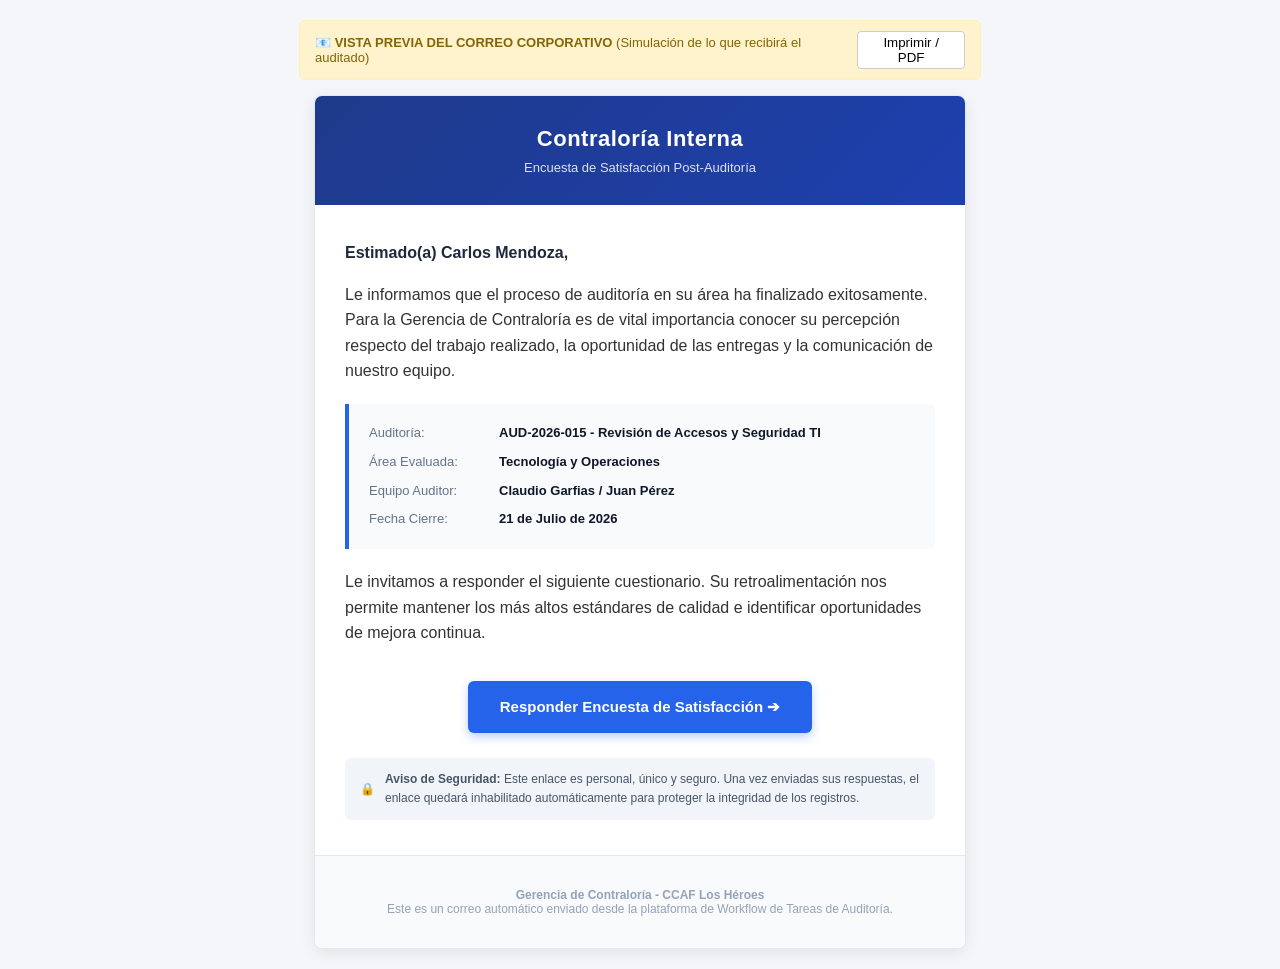
<file: static/previews/preview_correo.html>
<!DOCTYPE html>
<html lang="es">
<head>
    <meta charset="UTF-8">
    <meta name="viewport" content="width=device-width, initial-scale=1.0">
    <title>Vista Previa: Correo de Notificación de Encuesta</title>
    <style>
        body {
            font-family: 'Segoe UI', Tahoma, Geneva, Verdana, sans-serif;
            background-color: #f4f6f9;
            margin: 0;
            padding: 20px;
            color: #333;
        }
        .preview-bar {
            max-width: 650px;
            margin: 0 auto 15px auto;
            background: #fff3cd;
            border: 1px solid #ffeeba;
            color: #856404;
            padding: 10px 15px;
            border-radius: 6px;
            font-size: 13px;
            display: flex;
            justify-content: space-between;
            align-items: center;
        }
        .email-card {
            max-width: 650px;
            margin: 0 auto;
            background: #ffffff;
            border-radius: 8px;
            overflow: hidden;
            box-shadow: 0 4px 15px rgba(0,0,0,0.08);
            border: 1px solid #e2e8f0;
        }
        .email-header {
            background: linear-gradient(135deg, #1e3a8a 0%, #1e40af 100%);
            color: #ffffff;
            padding: 30px;
            text-align: center;
        }
        .email-header h1 {
            margin: 0;
            font-size: 22px;
            font-weight: 600;
            letter-spacing: 0.5px;
        }
        .email-header p {
            margin: 8px 0 0 0;
            font-size: 13px;
            opacity: 0.85;
        }
        .email-body {
            padding: 35px 30px;
            line-height: 1.6;
        }
        .greeting {
            font-size: 16px;
            font-weight: 600;
            color: #1e293b;
            margin-bottom: 15px;
        }
        .audit-info-box {
            background-color: #f8fafc;
            border-left: 4px solid #2563eb;
            padding: 15px 20px;
            margin: 20px 0;
            border-radius: 0 6px 6px 0;
        }
        .audit-info-box table {
            width: 100%;
            border-collapse: collapse;
        }
        .audit-info-box td {
            padding: 4px 0;
            font-size: 13px;
        }
        .audit-info-box td.label {
            color: #64748b;
            width: 130px;
            font-weight: 500;
        }
        .audit-info-box td.val {
            color: #0f172a;
            font-weight: 600;
        }
        .cta-container {
            text-align: center;
            margin: 35px 0 25px 0;
        }
        .cta-button {
            display: inline-block;
            background: #2563eb;
            color: #ffffff;
            text-decoration: none;
            padding: 14px 32px;
            border-radius: 6px;
            font-weight: 600;
            font-size: 15px;
            box-shadow: 0 4px 10px rgba(37, 99, 235, 0.3);
            transition: all 0.2s ease;
        }
        .cta-button:hover {
            background: #1d4ed8;
            box-shadow: 0 6px 15px rgba(37, 99, 235, 0.4);
        }
        .security-notice {
            background: #f1f5f9;
            padding: 12px 15px;
            border-radius: 6px;
            font-size: 12px;
            color: #475569;
            margin-top: 25px;
            display: flex;
            align-items: center;
            gap: 10px;
        }
        .email-footer {
            background: #f8fafc;
            border-top: 1px solid #e2e8f0;
            padding: 20px 30px;
            text-align: center;
            font-size: 12px;
            color: #94a3b8;
        }
    </style>
</head>
<body>

    <div class="preview-bar">
        <span>📧 <strong>VISTA PREVIA DEL CORREO CORPORATIVO</strong> (Simulación de lo que recibirá el auditado)</span>
        <button onclick="window.print()" style="background:#fff; border:1px solid #ccc; padding:3px 10px; border-radius:4px; cursor:pointer;">Imprimir / PDF</button>
    </div>

    <div class="email-card">
        <div class="email-header">
            <h1>Contraloría Interna</h1>
            <p>Encuesta de Satisfacción Post-Auditoría</p>
        </div>

        <div class="email-body">
            <div class="greeting">Estimado(a) Carlos Mendoza,</div>
            <p>Le informamos que el proceso de auditoría en su área ha finalizado exitosamente. Para la Gerencia de Contraloría es de vital importancia conocer su percepción respecto del trabajo realizado, la oportunidad de las entregas y la comunicación de nuestro equipo.</p>

            <div class="audit-info-box">
                <table>
                    <tr>
                        <td class="label">Auditoría:</td>
                        <td class="val">AUD-2026-015 - Revisión de Accesos y Seguridad TI</td>
                    </tr>
                    <tr>
                        <td class="label">Área Evaluada:</td>
                        <td class="val">Tecnología y Operaciones</td>
                    </tr>
                    <tr>
                        <td class="label">Equipo Auditor:</td>
                        <td class="val">Claudio Garfias / Juan Pérez</td>
                    </tr>
                    <tr>
                        <td class="label">Fecha Cierre:</td>
                        <td class="val">21 de Julio de 2026</td>
                    </tr>
                </table>
            </div>

            <p>Le invitamos a responder el siguiente cuestionario. Su retroalimentación nos permite mantener los más altos estándares de calidad e identificar oportunidades de mejora continua.</p>

            <div class="cta-container">
                <a href="preview_encuesta.html" class="cta-button" target="_blank">Responder Encuesta de Satisfacción ➔</a>
            </div>

            <div class="security-notice">
                🔒 <span><strong>Aviso de Seguridad:</strong> Este enlace es personal, único y seguro. Una vez enviadas sus respuestas, el enlace quedará inhabilitado automáticamente para proteger la integridad de los registros.</span>
            </div>
        </div>

        <div class="email-footer">
            <p><strong>Gerencia de Contraloría - CCAF Los Héroes</strong><br>
            Este es un correo automático enviado desde la plataforma de Workflow de Tareas de Auditoría.</p>
        </div>
    </div>

</body>
</html>
</file>
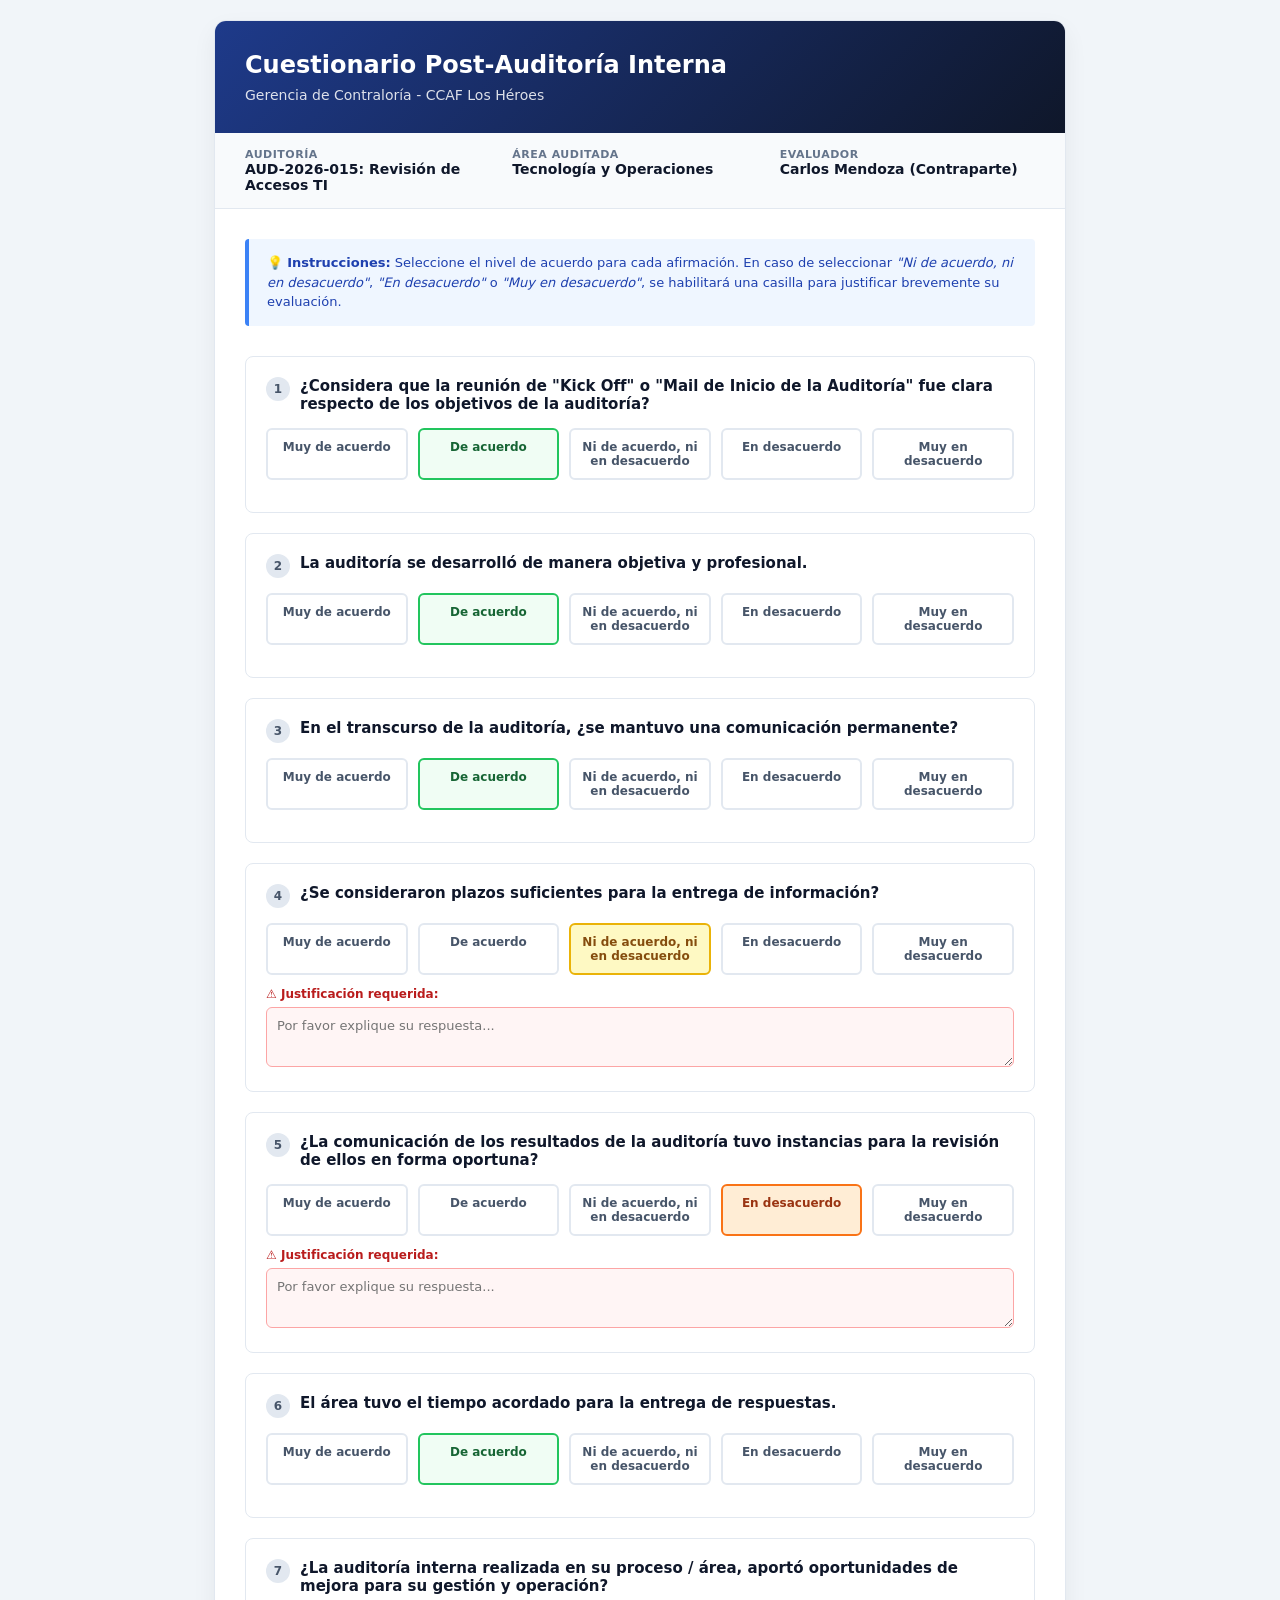
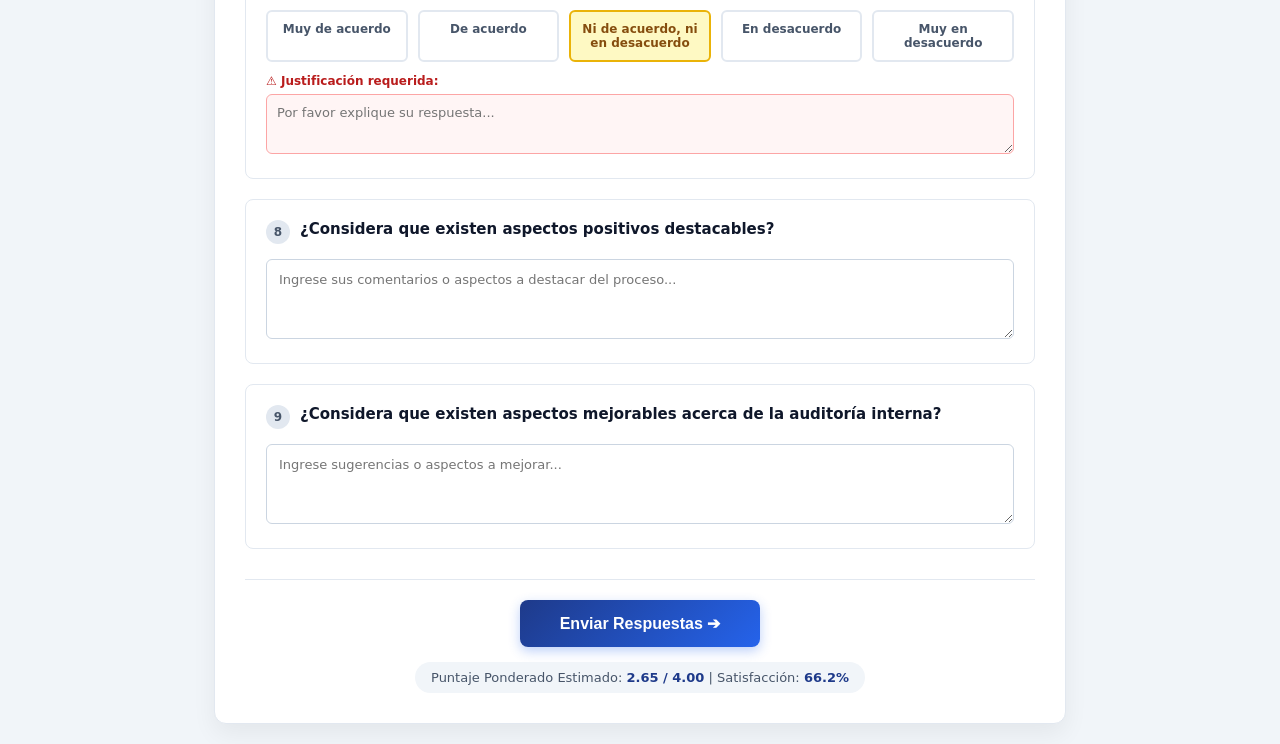
<file: static/previews/preview_encuesta.html>
<!DOCTYPE html>
<html lang="es">
<head>
    <meta charset="UTF-8">
    <meta name="viewport" content="width=device-width, initial-scale=1.0">
    <title>Encuesta de Satisfacción Post-Auditoría - Contraloría Interna</title>
    <style>
        :root {
            --primary: #1e3a8a;
            --primary-hover: #1d4ed8;
            --bg-light: #f8fafc;
            --border: #cbd5e1;
            --score-4: #16a34a; /* Muy de acuerdo */
            --score-3: #22c55e; /* De acuerdo */
            --score-2: #eab308; /* Ni de acuerdo */
            --score-1: #f97316; /* En desacuerdo */
            --score-0: #ef4444; /* Muy en desacuerdo */
        }
        body {
            font-family: 'Segoe UI', system-ui, -apple-system, sans-serif;
            background-color: #f1f5f9;
            margin: 0;
            padding: 20px;
            color: #1e293b;
        }
        .container {
            max-width: 850px;
            margin: 0 auto;
            background: #ffffff;
            border-radius: 12px;
            box-shadow: 0 10px 25px rgba(0,0,0,0.06);
            overflow: hidden;
            border: 1px solid #e2e8f0;
        }
        .header {
            background: linear-gradient(135deg, #1e3a8a 0%, #0f172a 100%);
            color: #ffffff;
            padding: 30px;
        }
        .header h1 {
            margin: 0 0 8px 0;
            font-size: 24px;
            font-weight: 700;
        }
        .header p {
            margin: 0;
            opacity: 0.85;
            font-size: 14px;
        }
        .meta-bar {
            background: #f8fafc;
            border-bottom: 1px solid #e2e8f0;
            padding: 15px 30px;
            display: grid;
            grid-template-columns: repeat(auto-fit, minmax(200px, 1fr));
            gap: 12px;
            font-size: 13px;
        }
        .meta-item strong {
            color: #64748b;
            display: block;
            font-size: 11px;
            text-transform: uppercase;
            letter-spacing: 0.5px;
        }
        .meta-item span {
            color: #0f172a;
            font-weight: 600;
            font-size: 14px;
        }
        .content {
            padding: 30px;
        }
        .instructions {
            background-color: #eff6ff;
            border-left: 4px solid #3b82f6;
            padding: 14px 18px;
            border-radius: 4px;
            font-size: 13px;
            color: #1e40af;
            margin-bottom: 30px;
            line-height: 1.5;
        }
        .question-card {
            background: #ffffff;
            border: 1px solid #e2e8f0;
            border-radius: 8px;
            padding: 20px;
            margin-bottom: 20px;
            transition: border-color 0.2s;
        }
        .question-card:hover {
            border-color: #cbd5e1;
        }
        .question-title {
            font-size: 15px;
            font-weight: 600;
            color: #0f172a;
            margin-bottom: 15px;
            display: flex;
            gap: 10px;
        }
        .question-num {
            background: #e2e8f0;
            color: #475569;
            width: 24px;
            height: 24px;
            border-radius: 50%;
            display: flex;
            align-items: center;
            justify-content: center;
            font-size: 12px;
            flex-shrink: 0;
        }
        .options-grid {
            display: grid;
            grid-template-columns: repeat(auto-fit, minmax(140px, 1fr));
            gap: 10px;
            margin-bottom: 12px;
        }
        .option-btn {
            border: 2px solid #e2e8f0;
            background: #fff;
            border-radius: 6px;
            padding: 10px;
            text-align: center;
            cursor: pointer;
            font-size: 12px;
            font-weight: 600;
            color: #475569;
            transition: all 0.2s ease;
            user-select: none;
        }
        .option-btn:hover {
            border-color: #94a3b8;
            background: #f8fafc;
        }
        .option-btn.selected[data-score="4"] {
            background: #dcfce7;
            border-color: var(--score-4);
            color: #15803d;
        }
        .option-btn.selected[data-score="3"] {
            background: #f0fdf4;
            border-color: var(--score-3);
            color: #166534;
        }
        .option-btn.selected[data-score="2"] {
            background: #fef9c3;
            border-color: var(--score-2);
            color: #854d0e;
        }
        .option-btn.selected[data-score="1"] {
            background: #ffedd5;
            border-color: var(--score-1);
            color: #9a3412;
        }
        .option-btn.selected[data-score="0"] {
            background: #fee2e2;
            border-color: var(--score-0);
            color: #991b1b;
        }
        .comment-box {
            display: none;
            margin-top: 12px;
            animation: fadeIn 0.3s ease;
        }
        .comment-box label {
            display: block;
            font-size: 12px;
            font-weight: 600;
            color: #b91c1c;
            margin-bottom: 6px;
        }
        .comment-box textarea {
            width: 100%;
            box-sizing: border-box;
            border: 1px solid #fca5a5;
            border-radius: 6px;
            padding: 10px;
            font-family: inherit;
            font-size: 13px;
            background: #fff5f5;
            resize: vertical;
            min-height: 60px;
        }
        .text-question textarea {
            width: 100%;
            box-sizing: border-box;
            border: 1px solid #cbd5e1;
            border-radius: 6px;
            padding: 12px;
            font-family: inherit;
            font-size: 13px;
            resize: vertical;
            min-height: 80px;
        }
        .submit-section {
            text-align: center;
            margin-top: 30px;
            padding-top: 20px;
            border-top: 1px solid #e2e8f0;
        }
        .btn-submit {
            background: linear-gradient(135deg, #1e3a8a 0%, #2563eb 100%);
            color: white;
            border: none;
            padding: 14px 40px;
            font-size: 16px;
            font-weight: 600;
            border-radius: 8px;
            cursor: pointer;
            box-shadow: 0 4px 12px rgba(37, 99, 235, 0.3);
            transition: transform 0.1s, box-shadow 0.2s;
        }
        .btn-submit:hover {
            transform: translateY(-1px);
            box-shadow: 0 6px 16px rgba(37, 99, 235, 0.4);
        }
        .live-score-badge {
            margin-top: 15px;
            display: inline-block;
            background: #f1f5f9;
            padding: 8px 16px;
            border-radius: 20px;
            font-size: 13px;
            color: #475569;
        }
        .live-score-badge strong {
            color: #1e3a8a;
        }
        @keyframes fadeIn {
            from { opacity: 0; transform: translateY(-5px); }
            to { opacity: 1; transform: translateY(0); }
        }
    </style>
</head>
<body>

    <div class="container">
        <div class="header">
            <h1>Cuestionario Post-Auditoría Interna</h1>
            <p>Gerencia de Contraloría - CCAF Los Héroes</p>
        </div>

        <div class="meta-bar">
            <div class="meta-item">
                <strong>Auditoría</strong>
                <span>AUD-2026-015: Revisión de Accesos TI</span>
            </div>
            <div class="meta-item">
                <strong>Área Auditada</strong>
                <span>Tecnología y Operaciones</span>
            </div>
            <div class="meta-item">
                <strong>Evaluador</strong>
                <span>Carlos Mendoza (Contraparte)</span>
            </div>
        </div>

        <div class="content">
            <div class="instructions">
                💡 <strong>Instrucciones:</strong> Seleccione el nivel de acuerdo para cada afirmación. En caso de seleccionar <em>"Ni de acuerdo, ni en desacuerdo"</em>, <em>"En desacuerdo"</em> o <em>"Muy en desacuerdo"</em>, se habilitará una casilla para justificar brevemente su evaluación.
            </div>

            <form id="surveyForm" onsubmit="event.preventDefault(); submitDemo();">
                <!-- P1 -->
                <div class="question-card" data-qid="1" data-weight="3.0">
                    <div class="question-title">
                        <span class="question-num">1</span>
                        ¿Considera que la reunión de "Kick Off" o "Mail de Inicio de la Auditoría" fue clara respecto de los objetivos de la auditoría?
                    </div>
                    <div class="options-grid">
                        <div class="option-btn" data-score="4" onclick="selectScore(1, 4)">Muy de acuerdo</div>
                        <div class="option-btn" data-score="3" onclick="selectScore(1, 3)">De acuerdo</div>
                        <div class="option-btn" data-score="2" onclick="selectScore(1, 2)">Ni de acuerdo, ni en desacuerdo</div>
                        <div class="option-btn" data-score="1" onclick="selectScore(1, 1)">En desacuerdo</div>
                        <div class="option-btn" data-score="0" onclick="selectScore(1, 0)">Muy en desacuerdo</div>
                    </div>
                    <div class="comment-box" id="comment-1">
                        <label>⚠️ Justificación requerida (debido a su valoración):</label>
                        <textarea placeholder="Por favor explique las razones de su respuesta..."></textarea>
                    </div>
                </div>

                <!-- P2 -->
                <div class="question-card" data-qid="2" data-weight="3.0">
                    <div class="question-title">
                        <span class="question-num">2</span>
                        La auditoría se desarrolló de manera objetiva y profesional.
                    </div>
                    <div class="options-grid">
                        <div class="option-btn" data-score="4" onclick="selectScore(2, 4)">Muy de acuerdo</div>
                        <div class="option-btn" data-score="3" onclick="selectScore(2, 3)">De acuerdo</div>
                        <div class="option-btn" data-score="2" onclick="selectScore(2, 2)">Ni de acuerdo, ni en desacuerdo</div>
                        <div class="option-btn" data-score="1" onclick="selectScore(2, 1)">En desacuerdo</div>
                        <div class="option-btn" data-score="0" onclick="selectScore(2, 0)">Muy en desacuerdo</div>
                    </div>
                    <div class="comment-box" id="comment-2">
                        <label>⚠️ Justificación requerida:</label>
                        <textarea placeholder="Por favor explique su respuesta..."></textarea>
                    </div>
                </div>

                <!-- P3 -->
                <div class="question-card" data-qid="3" data-weight="3.0">
                    <div class="question-title">
                        <span class="question-num">3</span>
                        En el transcurso de la auditoría, ¿se mantuvo una comunicación permanente?
                    </div>
                    <div class="options-grid">
                        <div class="option-btn" data-score="4" onclick="selectScore(3, 4)">Muy de acuerdo</div>
                        <div class="option-btn" data-score="3" onclick="selectScore(3, 3)">De acuerdo</div>
                        <div class="option-btn" data-score="2" onclick="selectScore(3, 2)">Ni de acuerdo, ni en desacuerdo</div>
                        <div class="option-btn" data-score="1" onclick="selectScore(3, 1)">En desacuerdo</div>
                        <div class="option-btn" data-score="0" onclick="selectScore(3, 0)">Muy en desacuerdo</div>
                    </div>
                    <div class="comment-box" id="comment-3">
                        <label>⚠️ Justificación requerida:</label>
                        <textarea placeholder="Por favor explique su respuesta..."></textarea>
                    </div>
                </div>

                <!-- P4 -->
                <div class="question-card" data-qid="4" data-weight="2.0">
                    <div class="question-title">
                        <span class="question-num">4</span>
                        ¿Se consideraron plazos suficientes para la entrega de información?
                    </div>
                    <div class="options-grid">
                        <div class="option-btn" data-score="4" onclick="selectScore(4, 4)">Muy de acuerdo</div>
                        <div class="option-btn" data-score="3" onclick="selectScore(4, 3)">De acuerdo</div>
                        <div class="option-btn" data-score="2" onclick="selectScore(4, 2)">Ni de acuerdo, ni en desacuerdo</div>
                        <div class="option-btn" data-score="1" onclick="selectScore(4, 1)">En desacuerdo</div>
                        <div class="option-btn" data-score="0" onclick="selectScore(4, 0)">Muy en desacuerdo</div>
                    </div>
                    <div class="comment-box" id="comment-4">
                        <label>⚠️ Justificación requerida:</label>
                        <textarea placeholder="Por favor explique su respuesta..."></textarea>
                    </div>
                </div>

                <!-- P5 -->
                <div class="question-card" data-qid="5" data-weight="1.0">
                    <div class="question-title">
                        <span class="question-num">5</span>
                        ¿La comunicación de los resultados de la auditoría tuvo instancias para la revisión de ellos en forma oportuna?
                    </div>
                    <div class="options-grid">
                        <div class="option-btn" data-score="4" onclick="selectScore(5, 4)">Muy de acuerdo</div>
                        <div class="option-btn" data-score="3" onclick="selectScore(5, 3)">De acuerdo</div>
                        <div class="option-btn" data-score="2" onclick="selectScore(5, 2)">Ni de acuerdo, ni en desacuerdo</div>
                        <div class="option-btn" data-score="1" onclick="selectScore(5, 1)">En desacuerdo</div>
                        <div class="option-btn" data-score="0" onclick="selectScore(5, 0)">Muy en desacuerdo</div>
                    </div>
                    <div class="comment-box" id="comment-5">
                        <label>⚠️ Justificación requerida:</label>
                        <textarea placeholder="Por favor explique su respuesta..."></textarea>
                    </div>
                </div>

                <!-- P6 -->
                <div class="question-card" data-qid="6" data-weight="3.0">
                    <div class="question-title">
                        <span class="question-num">6</span>
                        El área tuvo el tiempo acordado para la entrega de respuestas.
                    </div>
                    <div class="options-grid">
                        <div class="option-btn" data-score="4" onclick="selectScore(6, 4)">Muy de acuerdo</div>
                        <div class="option-btn" data-score="3" onclick="selectScore(6, 3)">De acuerdo</div>
                        <div class="option-btn" data-score="2" onclick="selectScore(6, 2)">Ni de acuerdo, ni en desacuerdo</div>
                        <div class="option-btn" data-score="1" onclick="selectScore(6, 1)">En desacuerdo</div>
                        <div class="option-btn" data-score="0" onclick="selectScore(6, 0)">Muy en desacuerdo</div>
                    </div>
                    <div class="comment-box" id="comment-6">
                        <label>⚠️ Justificación requerida:</label>
                        <textarea placeholder="Por favor explique su respuesta..."></textarea>
                    </div>
                </div>

                <!-- P7 -->
                <div class="question-card" data-qid="7" data-weight="2.0">
                    <div class="question-title">
                        <span class="question-num">7</span>
                        ¿La auditoría interna realizada en su proceso / área, aportó oportunidades de mejora para su gestión y operación?
                    </div>
                    <div class="options-grid">
                        <div class="option-btn" data-score="4" onclick="selectScore(7, 4)">Muy de acuerdo</div>
                        <div class="option-btn" data-score="3" onclick="selectScore(7, 3)">De acuerdo</div>
                        <div class="option-btn" data-score="2" onclick="selectScore(7, 2)">Ni de acuerdo, ni en desacuerdo</div>
                        <div class="option-btn" data-score="1" onclick="selectScore(7, 1)">En desacuerdo</div>
                        <div class="option-btn" data-score="0" onclick="selectScore(7, 0)">Muy en desacuerdo</div>
                    </div>
                    <div class="comment-box" id="comment-7">
                        <label>⚠️ Justificación requerida:</label>
                        <textarea placeholder="Por favor explique su respuesta..."></textarea>
                    </div>
                </div>

                <!-- P8 -->
                <div class="question-card text-question">
                    <div class="question-title">
                        <span class="question-num">8</span>
                        ¿Considera que existen aspectos positivos destacables?
                    </div>
                    <textarea placeholder="Ingrese sus comentarios o aspectos a destacar del proceso..."></textarea>
                </div>

                <!-- P9 -->
                <div class="question-card text-question">
                    <div class="question-title">
                        <span class="question-num">9</span>
                        ¿Considera que existen aspectos mejorables acerca de la auditoría interna?
                    </div>
                    <textarea placeholder="Ingrese sugerencias o aspectos a mejorar..."></textarea>
                </div>

                <div class="submit-section">
                    <button type="submit" class="btn-submit">Enviar Respuestas ➔</button>
                    <div>
                        <div class="live-score-badge">
                            Puntaje Ponderado Estimado: <strong id="scoreVal">0.00 / 4.00</strong> | Satisfacción: <strong id="pctVal">0.0%</strong>
                        </div>
                    </div>
                </div>
            </form>
        </div>
    </div>

    <script>
        const scores = {};
        const weights = { 1: 3.0, 2: 3.0, 3: 3.0, 4: 2.0, 5: 1.0, 6: 3.0, 7: 2.0 };

        function selectScore(qid, score) {
            scores[qid] = score;
            const card = document.querySelector(`.question-card[data-qid="${qid}"]`);
            card.querySelectorAll('.option-btn').forEach(btn => btn.classList.remove('selected'));
            card.querySelector(`.option-btn[data-score="${score}"]`).classList.add('selected');

            const commentBox = document.getElementById(`comment-${qid}`);
            if (commentBox) {
                if (score <= 2) {
                    commentBox.style.display = 'block';
                } else {
                    commentBox.style.display = 'none';
                }
            }
            calculateLiveScore();
        }

        function calculateLiveScore() {
            let totalWeightedScore = 0;
            let totalWeight = 0;
            for (let qid in weights) {
                if (scores.hasOwnProperty(qid)) {
                    totalWeightedScore += scores[qid] * weights[qid];
                    totalWeight += weights[qid];
                }
            }
            if (totalWeight === 0) return;
            const avg = totalWeightedScore / totalWeight;
            const pct = (avg / 4.0) * 100;
            document.getElementById('scoreVal').textContent = avg.toFixed(2) + ' / 4.00';
            document.getElementById('pctVal').textContent = pct.toFixed(1) + '%';
        }

        function submitDemo() {
            if (Object.keys(scores).length < 7) {
                alert('Por favor responda las 7 preguntas de valoración antes de enviar.');
                return;
            }
            alert('🎉 ¡Demostración exitosa!\n\nRespuestas registradas correctamente.\n% Satisfacción calculado: ' + document.getElementById('pctVal').textContent);
        }

        // Pre-select mock values matching the user's Excel example (2.43 / 60.7%)
        selectScore(1, 3); // De acuerdo
        selectScore(2, 3); // De acuerdo
        selectScore(3, 3); // De acuerdo
        selectScore(4, 2); // Ni de acuerdo
        selectScore(5, 1); // En desacuerdo
        selectScore(6, 3); // De acuerdo
        selectScore(7, 2); // Ni de acuerdo
    </script>
</body>
</html>
</file>
